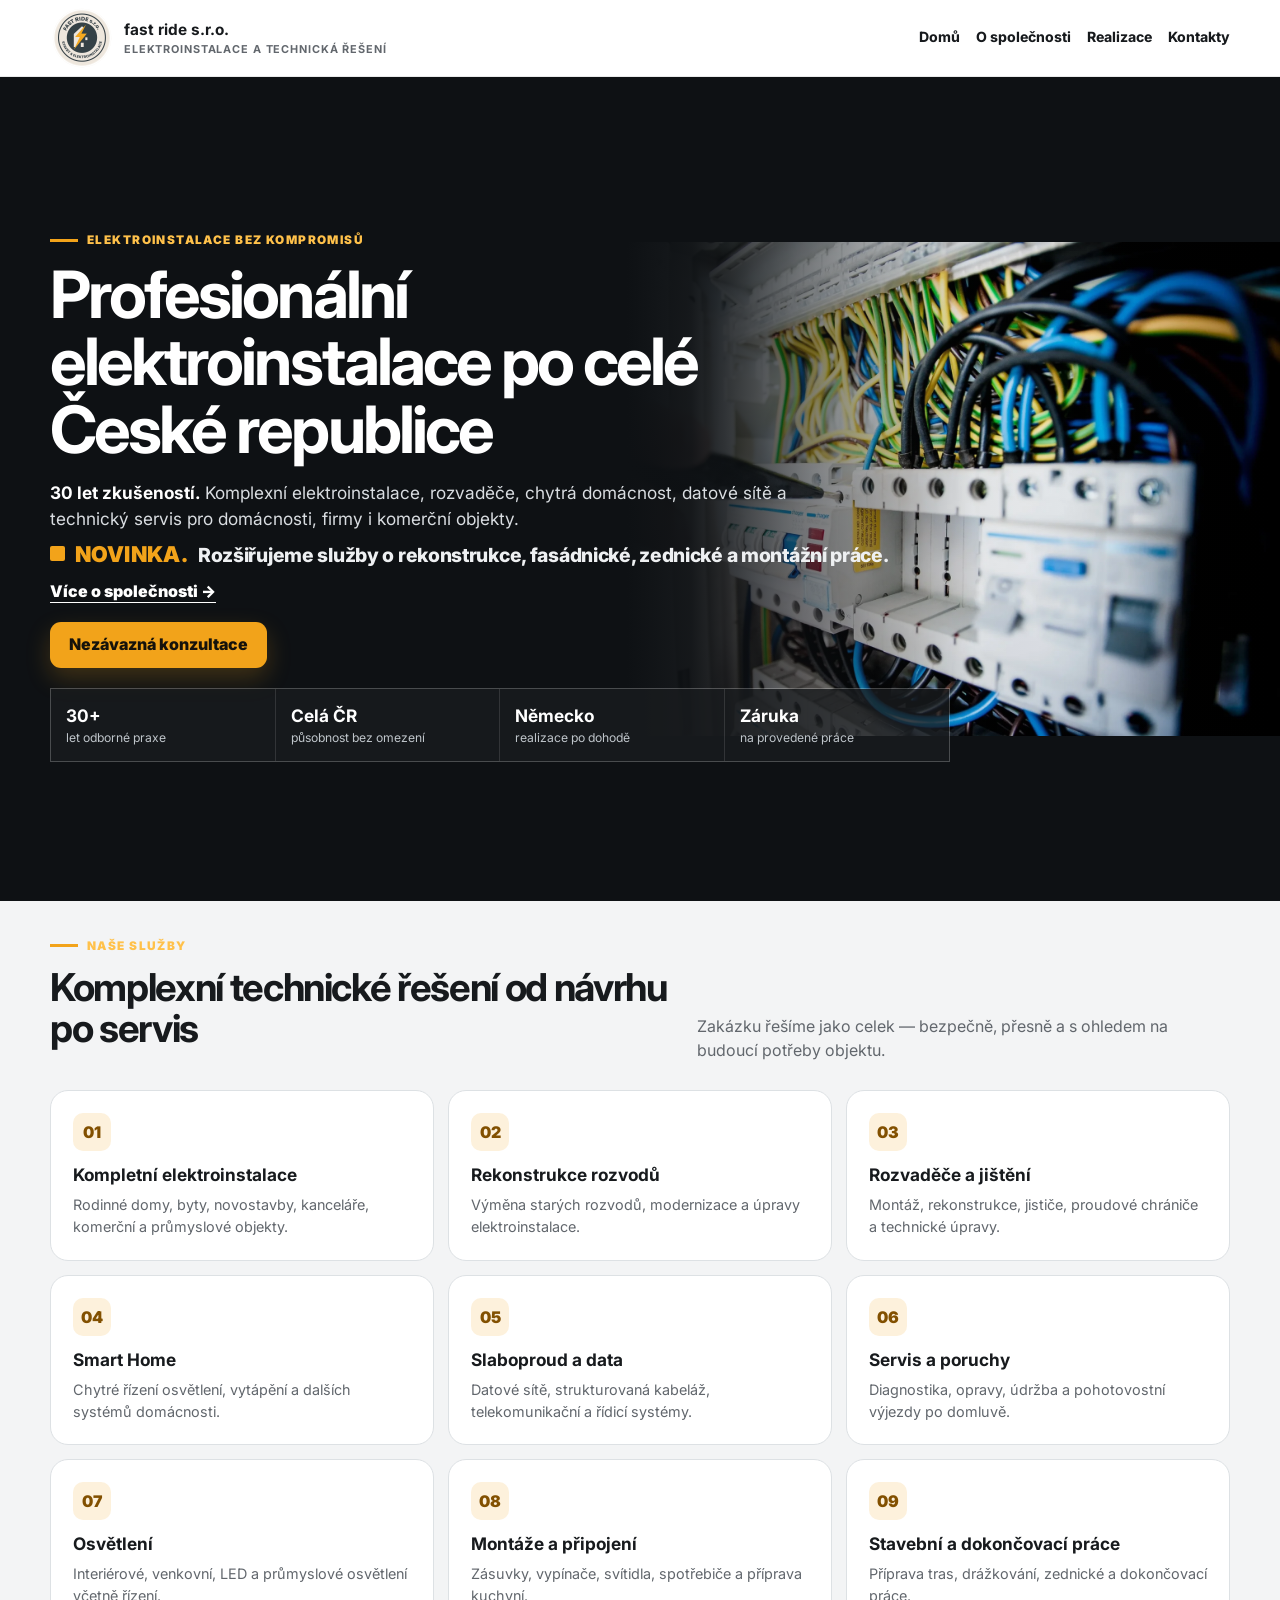
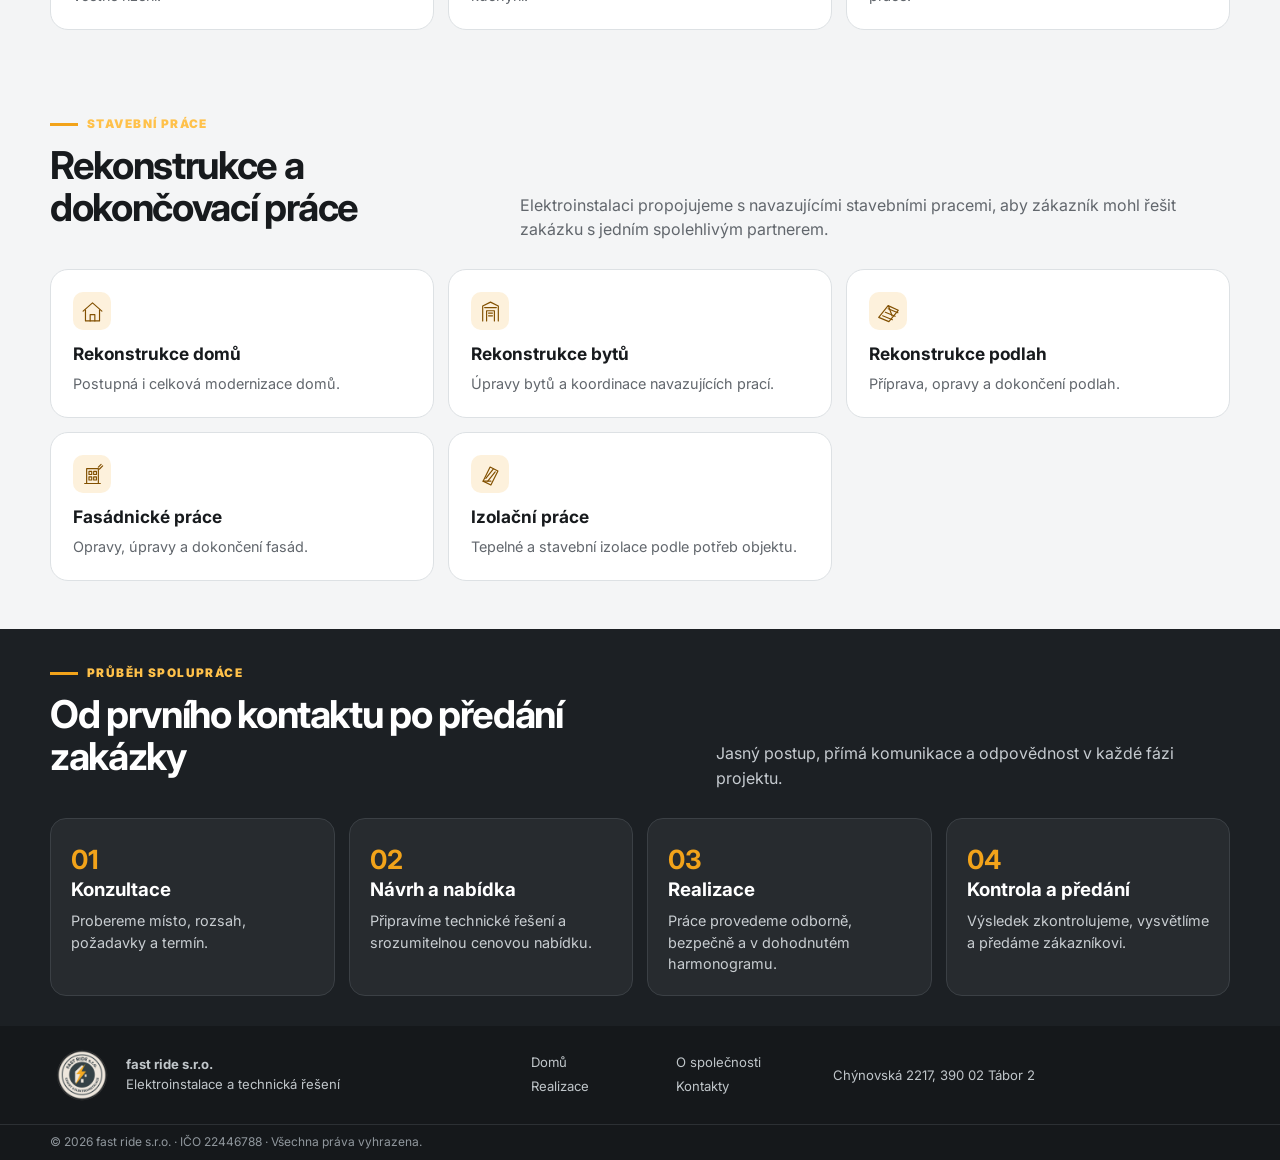
<file: index.html>
<!doctype html>
<html lang="cs">
<head>

<meta charset="utf-8">
<meta name="viewport" content="width=device-width, initial-scale=1">
<meta name="theme-color" content="#1c2024">
<meta name="color-scheme" content="light">
<meta name="application-name" content="fast ride s.r.o.">
<link rel="icon" type="image/png" href="assets/logo-transparent.png">
<link rel="apple-touch-icon" href="assets/logo-transparent.png">
<link rel="preconnect" href="https://fonts.googleapis.com">
<link rel="preconnect" href="https://fonts.gstatic.com" crossorigin>
<link href="https://fonts.googleapis.com/css2?family=Inter:wght@400;500;600;700;800;900&display=swap" rel="stylesheet">
<link rel="stylesheet" href="css/style.css">

<title>Elektroinstalace, rekonstrukce a stavební práce po celé ČR | fast ride s.r.o.</title>
<meta name="description" content="fast ride s.r.o. nabízí elektroinstalace, rozvaděče, rekonstrukce bytů a domů, podlahy, fasádnické, zednické a montážní práce po celé České republice.">
<meta property="og:title" content="fast ride s.r.o. | Elektroinstalace, rekonstrukce a stavební práce">
<meta property="og:description" content="30 let zkušeností. Elektroinstalace, rekonstrukce bytů a domů, fasádnické, zednické a montážní práce po celé ČR.">
<meta property="og:image" content="https://fast-ride.cz/assets/hero-electrical.webp">
<meta property="og:type" content="website">
<meta name="twitter:card" content="summary_large_image">
<script type="application/ld+json">
{
  "@context":"https://schema.org",
  "@graph":[
    {
      "@type":["Electrician","GeneralContractor","LocalBusiness"],
      "@id":"https://fast-ride.cz/#company",
      "name":"fast ride s.r.o.",
      "url":"https://fast-ride.cz/",
      "image":"https://fast-ride.cz/assets/hero-electrical.webp",
      "areaServed":[
        {"@type":"Country","name":"Česká republika"},
        {"@type":"Country","name":"Německo"}
      ],
      "address":{
        "@type":"PostalAddress",
        "streetAddress":"Chýnovská 2217",
        "postalCode":"390 02",
        "addressLocality":"Tábor",
        "addressCountry":"CZ"
      },
      "knowsAbout":[
        "elektroinstalace","rozvaděče","rekonstrukce bytů","rekonstrukce domů",
        "rekonstrukce podlah","fasádnické práce","zednické práce","montážní práce"
      ]
    },
    {
      "@type":"WebSite",
      "@id":"https://fast-ride.cz/#website",
      "url":"https://fast-ride.cz/",
      "name":"fast ride s.r.o.",
      "inLanguage":"cs-CZ",
      "publisher":{"@id":"https://fast-ride.cz/#company"}
    }
  ]
}
</script>

<link rel="canonical" href="https://fast-ride.cz/">
<meta property="og:url" content="https://fast-ride.cz/">
<meta property="og:locale" content="cs_CZ">
<meta name="robots" content="index,follow,max-image-preview:large">

</head>
<body>

<a class="skip-link" href="#content">Přejít na obsah</a>
<header class="site-header">
  <div class="container header-inner">
    <a class="brand" href="index.html" aria-label="fast ride s.r.o. – domů">
      <img src="assets/logo-transparent.png" alt="Logo fast ride s.r.o." width="64" height="64" decoding="async">
      <span><b>fast ride s.r.o.</b><small>Elektroinstalace a technická řešení</small></span>
    </a>

    <div class="mobile-header-center" aria-label="Název společnosti">
      <strong>fast ride s.r.o.</strong>
    </div>
    <button class="menu-button" type="button" aria-expanded="false" aria-controls="main-nav">Menu</button>
    <nav id="main-nav" class="main-nav" aria-label="Hlavní navigace">
      <a href="index.html">Domů</a>
      <a href="o-spolecnosti.html">O společnosti</a>
      <a href="realizace.html">Realizace</a>
      <a href="kontakty.html">Kontakty</a>
    </nav>
  </div>
</header>

<main id="content">
<section class="hero">
  <div class="container hero-content">
    <div>
      <span class="eyebrow">Elektroinstalace bez kompromisů</span>
      <h1>Profesionální elektroinstalace po celé České republice</h1>
      <p class="hero-lead"><strong>30 let zkušeností.</strong> Komplexní elektroinstalace, rozvaděče, chytrá domácnost, datové sítě a technický servis pro domácnosti, firmy i komerční objekty.</p>
      <p class="hero-new hero-new-emphasis"><span class="novinka-square" aria-hidden="true"></span><strong>NOVINKA.</strong> Rozšiřujeme služby o rekonstrukce, fasádnické, zednické a montážní práce.</p>
      <a class="hero-company-link" href="o-spolecnosti.html">Více o společnosti →</a>
      <div class="hero-actions">
        <a class="button button-accent" href="kontakty.html">Nezávazná konzultace</a>
      </div>
    </div>
    <div class="hero-facts" aria-label="Hlavní přednosti">
      <div><b>30+</b><span>let odborné praxe</span></div>
      <div><b>Celá ČR</b><span>působnost bez omezení</span></div>
      <div><b>Německo</b><span>realizace po dohodě</span></div>
      <div><b>Záruka</b><span>na provedené práce</span></div>
    </div>
  </div>
</section>

<section class="section compact">
  <div class="container">
    <div class="section-heading">
      <div><span class="eyebrow">Naše služby</span><h2>Komplexní technické řešení od návrhu po servis</h2></div>
      <div class="process-contact section-phone-contact">
        <p>Zakázku řešíme jako celek — bezpečně, přesně a s ohledem na budoucí potřeby objektu.</p>
      </div>
    </div>
    <div class="service-grid">
      <article class="card service-card"><span>01</span><h3>Kompletní elektroinstalace</h3><p>Rodinné domy, byty, novostavby, kanceláře, komerční a průmyslové objekty.</p></article>
      <article class="card service-card"><span>02</span><h3>Rekonstrukce rozvodů</h3><p>Výměna starých rozvodů, modernizace a úpravy elektroinstalace.</p></article>
      <article class="card service-card"><span>03</span><h3>Rozvaděče a jištění</h3><p>Montáž, rekonstrukce, jističe, proudové chrániče a technické úpravy.</p></article>
      <article class="card service-card"><span>04</span><h3>Smart Home</h3><p>Chytré řízení osvětlení, vytápění a dalších systémů domácnosti.</p></article>
      <article class="card service-card"><span>05</span><h3>Slaboproud a data</h3><p>Datové sítě, strukturovaná kabeláž, telekomunikační a řídicí systémy.</p></article>
      <article class="card service-card"><span>06</span><h3>Servis a poruchy</h3><p>Diagnostika, opravy, údržba a pohotovostní výjezdy po domluvě.</p></article>
      <article class="card service-card"><span>07</span><h3>Osvětlení</h3><p>Interiérové, venkovní, LED a průmyslové osvětlení včetně řízení.</p></article>
      <article class="card service-card"><span>08</span><h3>Montáže a připojení</h3><p>Zásuvky, vypínače, svítidla, spotřebiče a příprava kuchyní.</p></article>
      <article class="card service-card"><span>09</span><h3>Stavební a dokončovací práce</h3><p>Příprava tras, drážkování, zednické a dokončovací práce.</p></article>
    </div>
  </div>
</section>


<section class="section construction-news" aria-labelledby="construction-news-title">
  <div class="container">
    <div class="section-heading construction-unified-heading">
      <div>
        <span class="eyebrow">Stavební práce</span>
        <h2 id="construction-news-title">Rekonstrukce a dokončovací práce</h2>
      </div>
      <div class="process-contact section-phone-contact">
        <p>Elektroinstalaci propojujeme s navazujícími stavebními pracemi, aby zákazník mohl řešit zakázku s jedním spolehlivým partnerem.</p>
      </div>
    </div>

    <div class="service-grid construction-service-grid" aria-label="Stavební služby">
      <article class="card service-card construction-service-card">
        <span class="construction-service-icon">
          <svg viewBox="0 0 64 64" aria-hidden="true"><path d="M8 31 32 10l24 21"/><path d="M14 28v28h36V28"/><path d="M26 56V40h12v16"/></svg>
        </span>
        <h3>Rekonstrukce domů</h3>
        <p>Postupná i celková modernizace domů.</p>
      </article>

      <article class="card service-card construction-service-card">
        <span class="construction-service-icon">
          <svg viewBox="0 0 64 64" aria-hidden="true"><path d="M12 56V18l20-10 20 10v38"/><path d="M22 56V30h20v26M17 22h30"/><path d="M27 36h10M27 43h10"/></svg>
        </span>
        <h3>Rekonstrukce bytů</h3>
        <p>Úpravy bytů a koordinace navazujících prací.</p>
      </article>

      <article class="card service-card construction-service-card">
        <span class="construction-service-icon">
          <svg viewBox="0 0 64 64" aria-hidden="true"><path d="M7 47 31 17l26 12-24 29z"/><path d="m17 43 25 10M24 34l25 10M31 25l25 10"/><path d="m32 18 9 25"/></svg>
        </span>
        <h3>Rekonstrukce podlah</h3>
        <p>Příprava, opravy a dokončení podlah.</p>
      </article>

      <article class="card service-card construction-service-card">
        <span class="construction-service-icon">
          <svg viewBox="0 0 64 64" aria-hidden="true"><path d="M12 55h40M17 55V17h30v38"/><path d="M23 24h7v8h-7zM35 24h7v8h-7zM23 38h7v8h-7zM35 38h7v8h-7z"/><path d="m47 13 7-7M50 18l8-8"/></svg>
        </span>
        <h3>Fasádnické práce</h3>
        <p>Opravy, úpravy a dokončení fasád.</p>
      </article>

      <article class="card service-card construction-service-card">
        <span class="construction-service-icon">
          <svg viewBox="0 0 64 64" aria-hidden="true"><path d="M13 49 31 13l20 10-18 36z"/><path d="M20 42 39 18M25 49l19-24"/><path d="M13 49h20"/></svg>
        </span>
        <h3>Izolační práce</h3>
        <p>Tepelné a stavební izolace podle potřeb objektu.</p>
      </article>
    </div>
  </div>
</section>

<section class="section dark-section compact">
  <div class="container">
    <div class="section-heading process-heading">
      <div><span class="eyebrow">Průběh spolupráce</span><h2>Od prvního kontaktu po předání zakázky</h2></div>
      <div class="process-contact"><p>Jasný postup, přímá komunikace a odpovědnost v každé fázi projektu.</p></div>
    </div>
    <div class="process-grid">
      <article><b>01</b><h3>Konzultace</h3><p>Probereme místo, rozsah, požadavky a termín.</p></article>
      <article><b>02</b><h3>Návrh a nabídka</h3><p>Připravíme technické řešení a srozumitelnou cenovou nabídku.</p></article>
      <article><b>03</b><h3>Realizace</h3><p>Práce provedeme odborně, bezpečně a v dohodnutém harmonogramu.</p></article>
      <article><b>04</b><h3>Kontrola a předání</h3><p>Výsledek zkontrolujeme, vysvětlíme a předáme zákazníkovi.</p></article>
    </div>
  </div>
</section>


</main>

<footer class="site-footer">
  <div class="container footer-grid">
    <div class="footer-brand">
      <img src="assets/logo-transparent.png" alt="" width="64" height="64" loading="lazy" decoding="async">
      <p><b>fast ride s.r.o.</b><br>Elektroinstalace a technická řešení</p>
    </div>
    <nav class="footer-links" aria-label="Navigace v zápatí">
      <a href="index.html">Domů</a><a href="o-spolecnosti.html">O společnosti</a>
      <a href="realizace.html">Realizace</a><a href="kontakty.html">Kontakty</a>
    </nav>
    <div class="footer-contact"><span>Chýnovská 2217, 390 02 Tábor 2</span></div>
  </div>
  <div class="footer-legal"><div class="container">© <span data-year></span> fast ride s.r.o. · IČO 22446788 · Všechna práva vyhrazena.</div></div>
</footer>
<script src="js/main.js"></script>

</body></html>
</file>
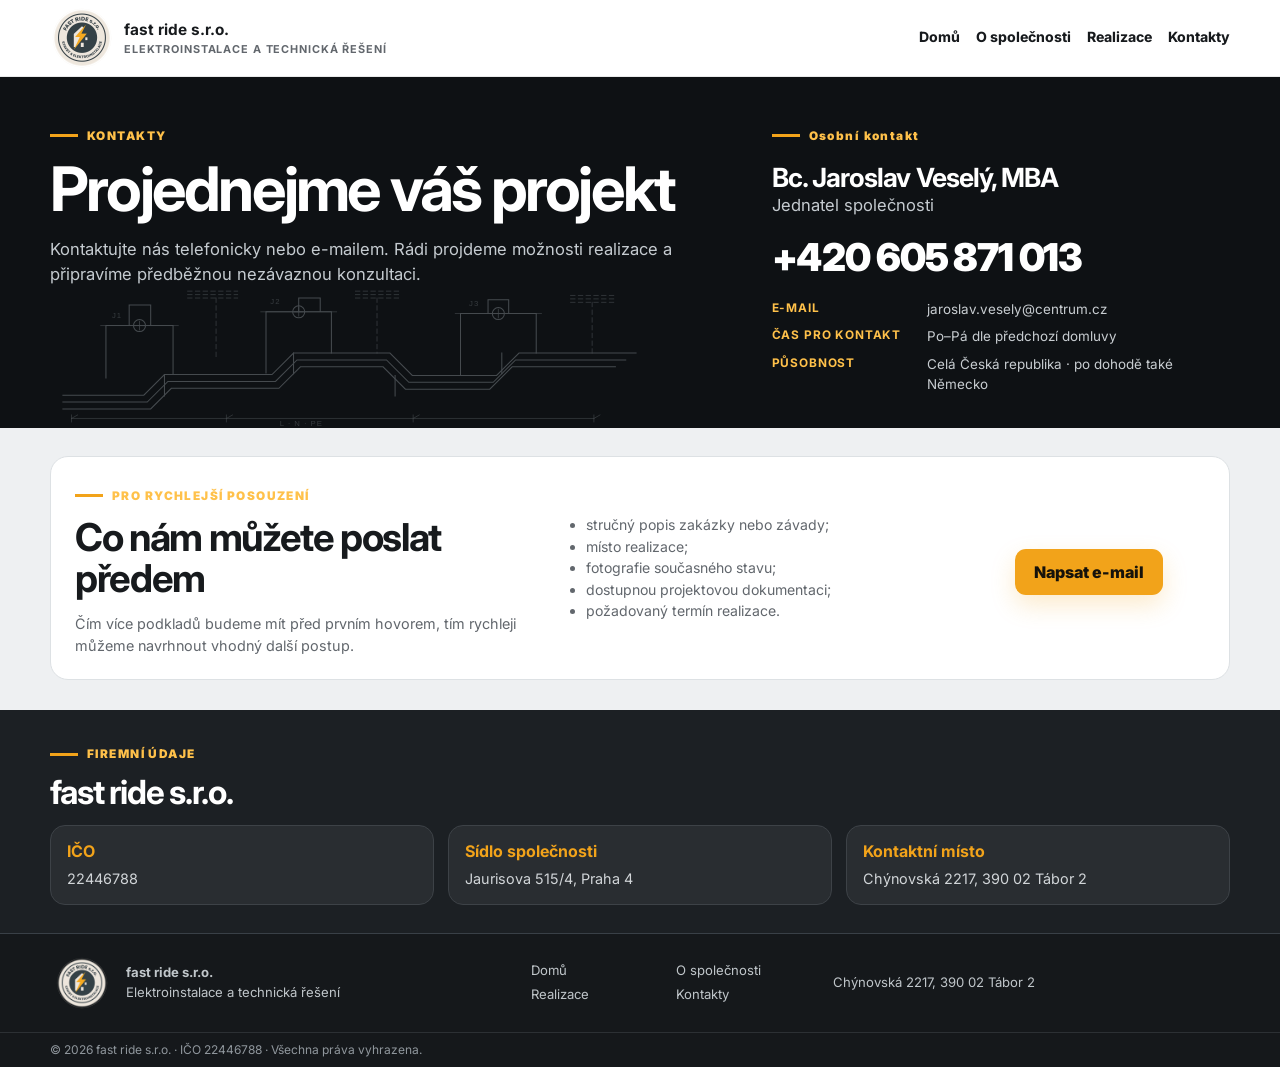
<file: kontakty.html>
<!doctype html>
<html lang="cs">
<head>

<meta charset="utf-8">
<meta name="viewport" content="width=device-width, initial-scale=1">
<meta name="theme-color" content="#1c2024">
<meta name="color-scheme" content="light">
<meta name="application-name" content="fast ride s.r.o.">
<link rel="icon" type="image/png" href="assets/logo-transparent.png">
<link rel="apple-touch-icon" href="assets/logo-transparent.png">
<link rel="preconnect" href="https://fonts.googleapis.com">
<link rel="preconnect" href="https://fonts.gstatic.com" crossorigin>
<link href="https://fonts.googleapis.com/css2?family=Inter:wght@400;500;600;700;800;900&display=swap" rel="stylesheet">
<link rel="stylesheet" href="css/style.css">

<title>Kontakt | fast ride s.r.o. | Elektroinstalace a rekonstrukce</title>
<meta name="description" content="Kontaktujte fast ride s.r.o. pro elektroinstalace, rekonstrukce bytů a domů, fasádnické, zednické a montážní práce.">
<link rel="canonical" href="https://fast-ride.cz/kontakty.html">
<meta property="og:url" content="https://fast-ride.cz/kontakty.html">
<meta property="og:locale" content="cs_CZ">
<meta name="robots" content="index,follow,max-image-preview:large">
</head>
<body>

<a class="skip-link" href="#content">Přejít na obsah</a>
<header class="site-header">
  <div class="container header-inner">
    <a class="brand" href="index.html" aria-label="fast ride s.r.o. – domů">
      <img src="assets/logo-transparent.png" alt="Logo fast ride s.r.o." width="64" height="64" decoding="async">
      <span><b>fast ride s.r.o.</b><small>Elektroinstalace a technická řešení</small></span>
    </a>

    <div class="mobile-header-center" aria-label="Název společnosti">
      <strong>fast ride s.r.o.</strong>
    </div>
    <button class="menu-button" type="button" aria-expanded="false" aria-controls="main-nav">Menu</button>
    <nav id="main-nav" class="main-nav" aria-label="Hlavní navigace">
      <a href="index.html">Domů</a>
      <a href="o-spolecnosti.html">O společnosti</a>
      <a href="realizace.html">Realizace</a>
      <a href="kontakty.html">Kontakty</a>
    </nav>
  </div>
</header>

<main id="content">
<section class="page-hero contact-hero">
  <div class="container contact-hero-grid contact-hero-grid-final">
    <div>
      <span class="eyebrow">Kontakty</span>
      <h1>Projednejme váš projekt</h1>
      <p>Kontaktujte nás telefonicky nebo e-mailem. Rádi projdeme možnosti realizace a připravíme předběžnou nezávaznou konzultaci.</p>
    </div>
    <div class="contact-primary contact-primary-final">
      <span class="eyebrow">Osobní kontakt</span>
      <h2>Bc. Jaroslav Veselý, MBA</h2>
      <p class="contact-role">Jednatel společnosti</p>
      <a class="contact-phone-big light" href="tel:+420605871013">+420 605 871 013</a>
      <div class="contact-meta">
        <div><b>E-mail</b><a class="contact-email-light" href="mailto:jaroslav.vesely@centrum.cz">jaroslav.vesely@centrum.cz</a></div>
        <div><b>Čas pro kontakt</b><span>Po–Pá dle předchozí domluvy</span></div>
        <div><b>Působnost</b><span>Celá Česká republika · po dohodě také Německo</span></div>
      </div>
    </div>
  </div>
</section>

<section class="section compact contact-prep-section">
  <div class="container">
    <div class="prepare-card prepare-card-light">
      <div>
        <span class="eyebrow">Pro rychlejší posouzení</span>
        <h2>Co nám můžete poslat předem</h2>
        <p>Čím více podkladů budeme mít před prvním hovorem, tím rychleji můžeme navrhnout vhodný další postup.</p>
      </div>
      <ul>
        <li>stručný popis zakázky nebo závady;</li>
        <li>místo realizace;</li>
        <li>fotografie současného stavu;</li>
        <li>dostupnou projektovou dokumentaci;</li>
        <li>požadovaný termín realizace.</li>
      </ul>
      <a class="button button-accent prep-email-button" href="mailto:jaroslav.vesely@centrum.cz?subject=Nezávazná%20poptávka">Napsat e-mail</a>
    </div>
  </div>
</section>

<section class="section dark-section company-data-section">
  <div class="container">
    <div class="section-heading"><div><span class="eyebrow">Firemní údaje</span><h2>fast ride s.r.o.</h2></div></div>
    <div class="company-data-grid">
      <article><b>IČO</b><span>22446788</span></article>
      <article><b>Sídlo společnosti</b><span>Jaurisova 515/4, Praha 4</span></article>
      <article><b>Kontaktní místo</b><span>Chýnovská 2217, 390 02 Tábor 2</span></article>
    </div>
  </div>
</section>
</main>

<footer class="site-footer contact-page-footer">
  <div class="container footer-grid">
    <div class="footer-brand">
      <img src="assets/logo-transparent.png" alt="" width="64" height="64" loading="lazy" decoding="async">
      <p><b>fast ride s.r.o.</b><br>Elektroinstalace a technická řešení</p>
    </div>
    <nav class="footer-links" aria-label="Navigace v zápatí">
      <a href="index.html">Domů</a><a href="o-spolecnosti.html">O společnosti</a>
      <a href="realizace.html">Realizace</a><a href="kontakty.html">Kontakty</a>
    </nav>
    <div class="footer-contact"><span>Chýnovská 2217, 390 02 Tábor 2</span></div>
  </div>
  <div class="footer-legal"><div class="container">© <span data-year></span> fast ride s.r.o. · IČO 22446788 · Všechna práva vyhrazena.</div></div>
</footer>
<script src="js/main.js"></script>

</body></html>
</file>
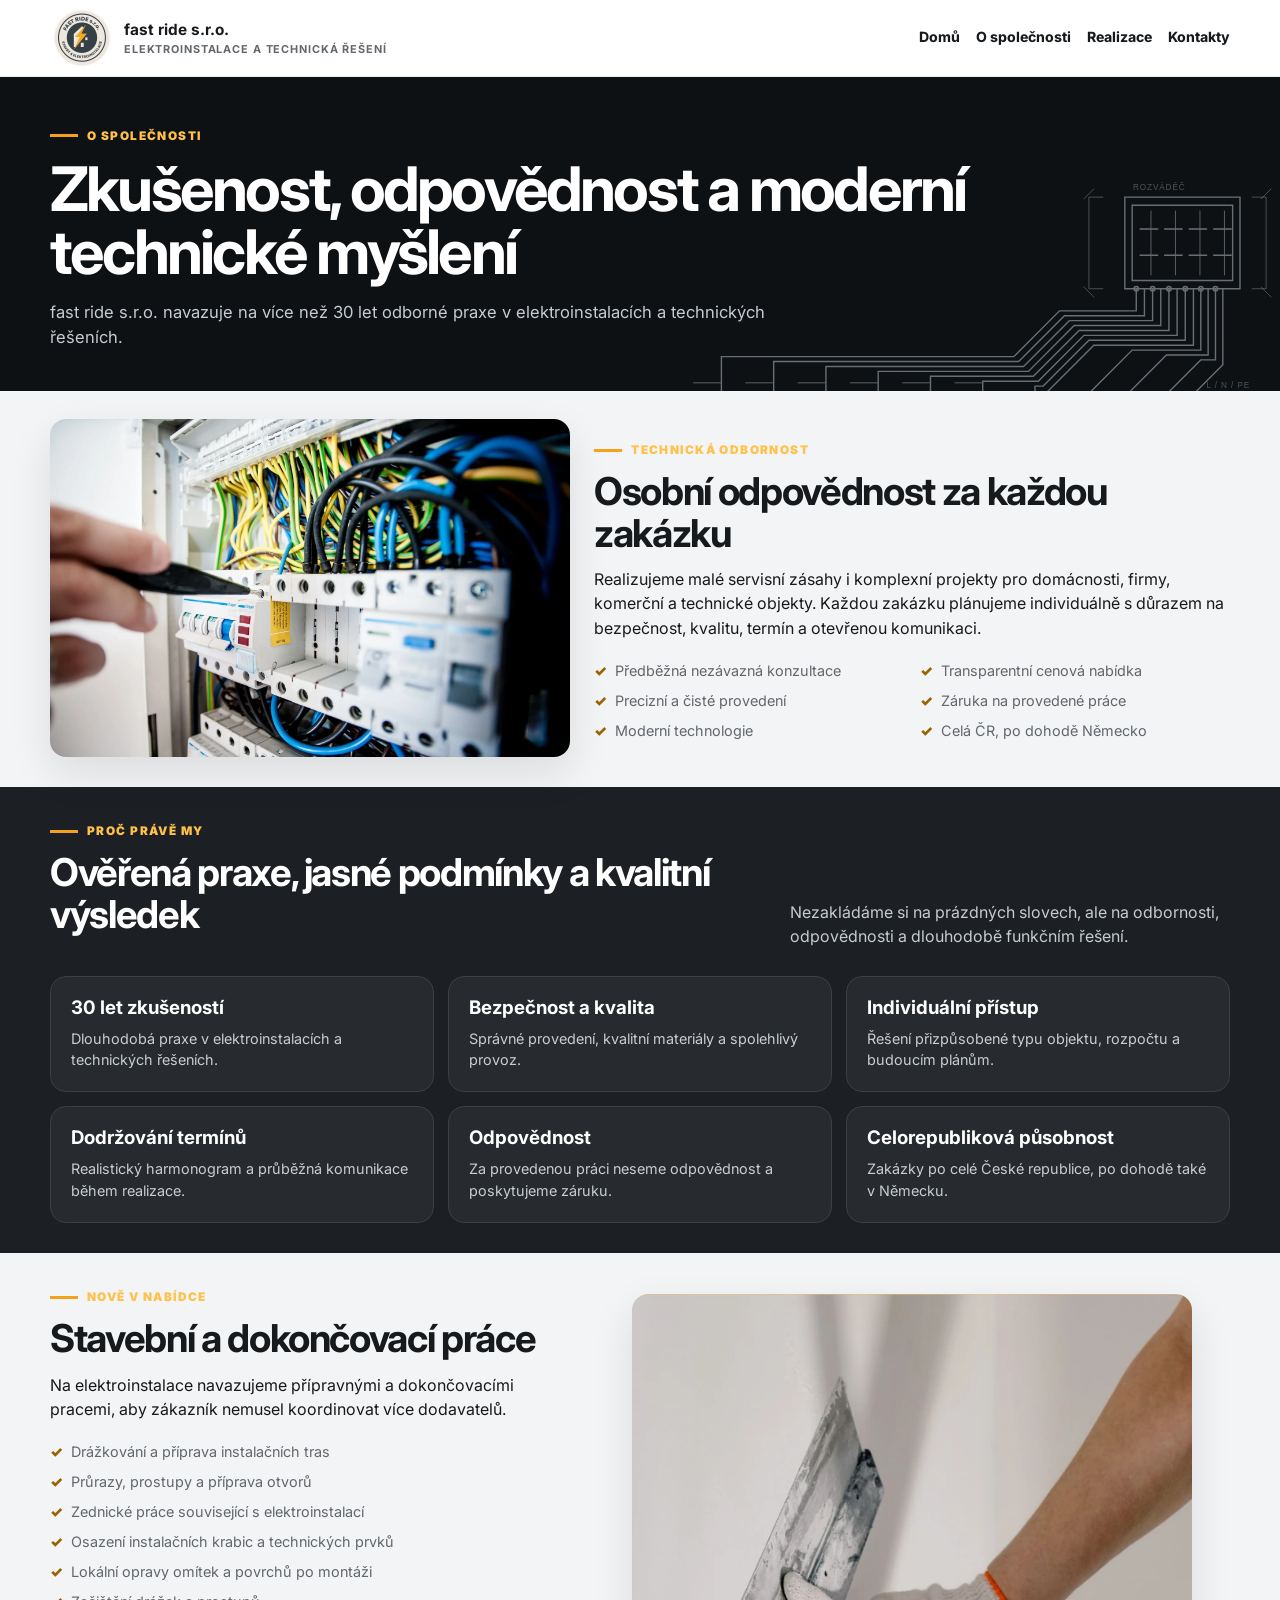
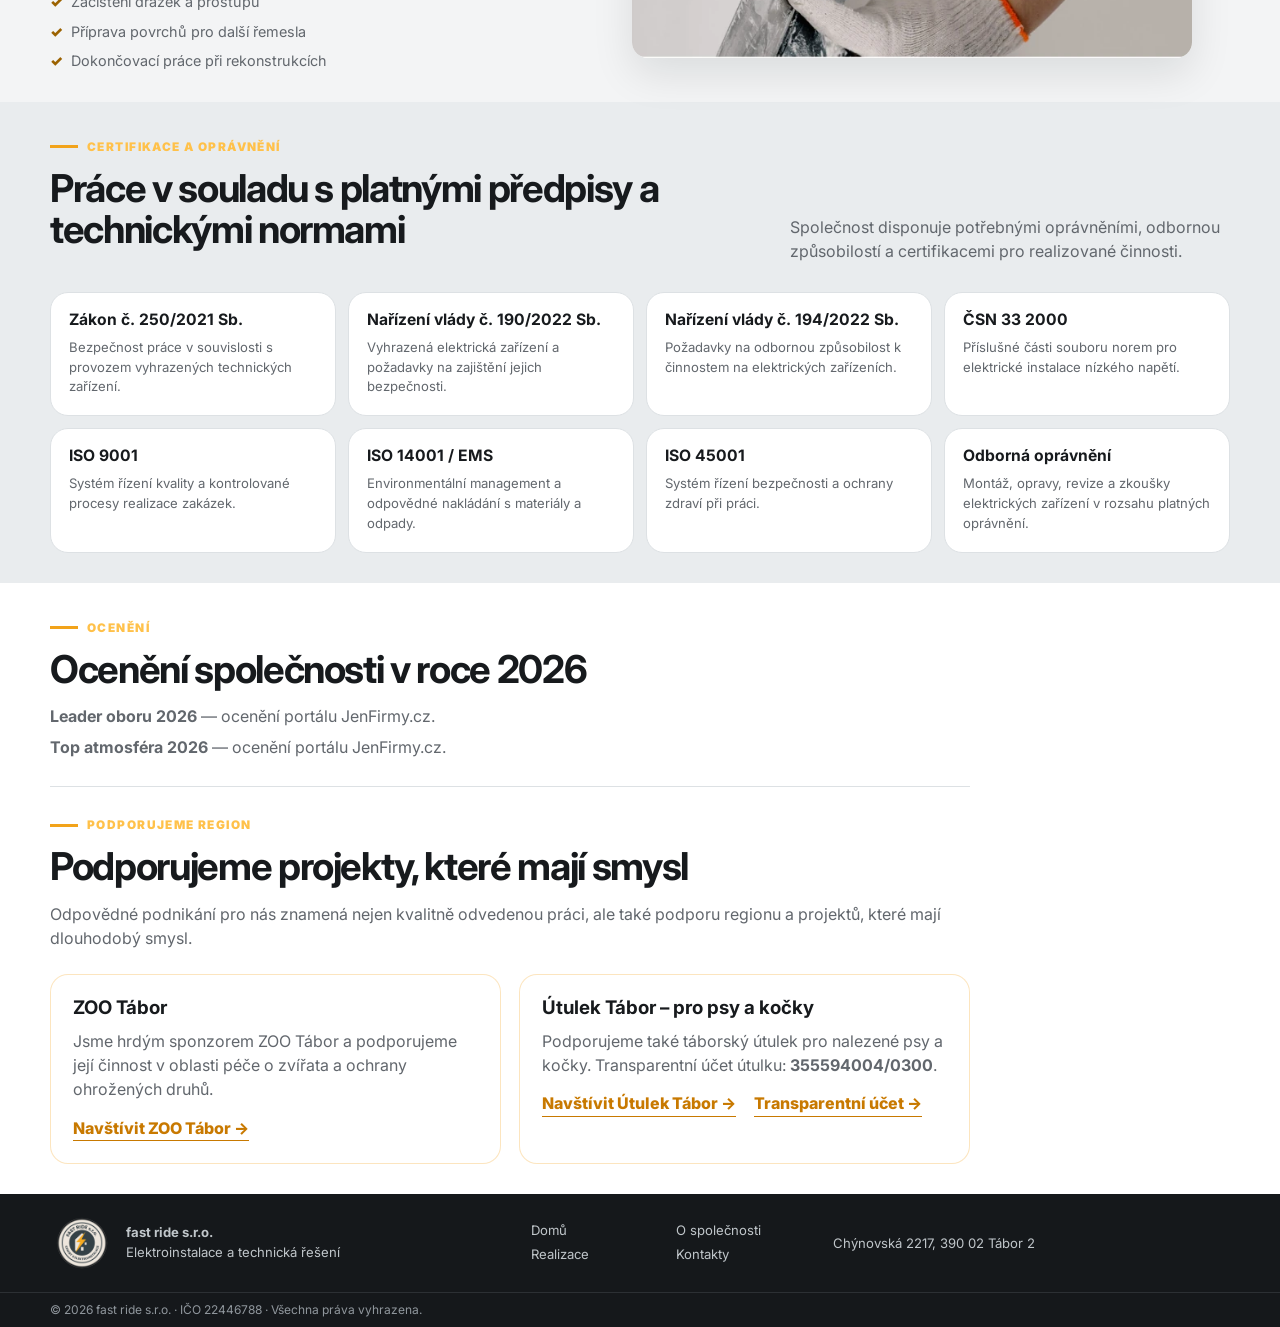
<file: o-spolecnosti.html>
<!doctype html>
<html lang="cs">
<head>

<meta charset="utf-8">
<meta name="viewport" content="width=device-width, initial-scale=1">
<meta name="theme-color" content="#1c2024">
<meta name="color-scheme" content="light">
<meta name="application-name" content="fast ride s.r.o.">
<link rel="icon" type="image/png" href="assets/logo-transparent.png">
<link rel="apple-touch-icon" href="assets/logo-transparent.png">
<link rel="preconnect" href="https://fonts.googleapis.com">
<link rel="preconnect" href="https://fonts.gstatic.com" crossorigin>
<link href="https://fonts.googleapis.com/css2?family=Inter:wght@400;500;600;700;800;900&display=swap" rel="stylesheet">
<link rel="stylesheet" href="css/style.css">

<title>O společnosti | Elektroinstalace a stavební práce | fast ride s.r.o.</title>
<meta name="description" content="Poznejte fast ride s.r.o.: 30 let odborné praxe, elektroinstalace, rekonstrukce, zednické a montážní práce po celé České republice.">
<link rel="canonical" href="https://fast-ride.cz/o-spolecnosti.html">
<meta property="og:url" content="https://fast-ride.cz/o-spolecnosti.html">
<meta property="og:locale" content="cs_CZ">
<meta name="robots" content="index,follow,max-image-preview:large">
</head>
<body>

<a class="skip-link" href="#content">Přejít na obsah</a>
<header class="site-header">
  <div class="container header-inner">
    <a class="brand" href="index.html" aria-label="fast ride s.r.o. – domů">
      <img src="assets/logo-transparent.png" alt="Logo fast ride s.r.o." width="64" height="64" decoding="async">
      <span><b>fast ride s.r.o.</b><small>Elektroinstalace a technická řešení</small></span>
    </a>

    <div class="mobile-header-center" aria-label="Název společnosti">
      <strong>fast ride s.r.o.</strong>
    </div>
    <button class="menu-button" type="button" aria-expanded="false" aria-controls="main-nav">Menu</button>
    <nav id="main-nav" class="main-nav" aria-label="Hlavní navigace">
      <a href="index.html">Domů</a>
      <a href="o-spolecnosti.html">O společnosti</a>
      <a href="realizace.html">Realizace</a>
      <a href="kontakty.html">Kontakty</a>
    </nav>
  </div>
</header>

<main id="content">
<section class="page-hero about-hero">
  <div class="container">
    <span class="eyebrow">O společnosti</span>
    <h1>Zkušenost, odpovědnost a moderní technické myšlení</h1>
    <p>fast ride s.r.o. navazuje na více než 30 let odborné praxe v elektroinstalacích a technických řešeních.</p>
  </div>
</section>

<section class="section compact">
  <div class="container split">
    <figure class="about-photo about-photo-electrician"><img src="assets/about-electrician.webp" alt="Elektrický rozvaděč a kompletní elektroinstalace"></figure>
    <div>
      <span class="eyebrow">Technická odbornost</span>
      <h2>Osobní odpovědnost za každou zakázku</h2>
      <p>Realizujeme malé servisní zásahy i komplexní projekty pro domácnosti, firmy, komerční a technické objekty. Každou zakázku plánujeme individuálně s důrazem na bezpečnost, kvalitu, termín a otevřenou komunikaci.</p>
      <div class="check-grid">
        <span>Předběžná nezávazná konzultace</span><span>Transparentní cenová nabídka</span>
        <span>Precizní a čisté provedení</span><span>Záruka na provedené práce</span>
        <span>Moderní technologie</span><span>Celá ČR, po dohodě Německo</span>
      </div>
    </div>
  </div>
</section>

<section class="section dark-section compact">
  <div class="container">
    <div class="section-heading">
      <div><span class="eyebrow">Proč právě my</span><h2>Ověřená praxe, jasné podmínky a kvalitní výsledek</h2></div>
      <p>Nezakládáme si na prázdných slovech, ale na odbornosti, odpovědnosti a dlouhodobě funkčním řešení.</p>
    </div>
    <div class="value-grid">
      <article><h3>30 let zkušeností</h3><p>Dlouhodobá praxe v elektroinstalacích a technických řešeních.</p></article>
      <article><h3>Bezpečnost a kvalita</h3><p>Správné provedení, kvalitní materiály a spolehlivý provoz.</p></article>
      <article><h3>Individuální přístup</h3><p>Řešení přizpůsobené typu objektu, rozpočtu a budoucím plánům.</p></article>
      <article><h3>Dodržování termínů</h3><p>Realistický harmonogram a průběžná komunikace během realizace.</p></article>
      <article><h3>Odpovědnost</h3><p>Za provedenou práci neseme odpovědnost a poskytujeme záruku.</p></article>
      <article><h3>Celorepubliková působnost</h3><p>Zakázky po celé České republice, po dohodě také v Německu.</p></article>
    </div>
  </div>
</section>

<section class="section compact">
  <div class="container split reverse-mobile">
    <div>
      <span class="eyebrow">Nově v nabídce</span>
      <h2>Stavební a dokončovací práce</h2>
      <p>Na elektroinstalace navazujeme přípravnými a dokončovacími pracemi, aby zákazník nemusel koordinovat více dodavatelů.</p>
      <div class="check-grid one-column">
        <span>Drážkování a příprava instalačních tras</span>
        <span>Průrazy, prostupy a příprava otvorů</span>
        <span>Zednické práce související s elektroinstalací</span>
        <span>Osazení instalačních krabic a technických prvků</span>
        <span>Lokální opravy omítek a povrchů po montáži</span>
        <span>Začištění drážek a prostupů</span>
        <span>Příprava povrchů pro další řemesla</span>
        <span>Dokončovací práce při rekonstrukcích</span>
      </div>
    </div>
    <figure class="about-photo about-photo-finishing"><img src="assets/about-finishing.webp" alt="Stavební a dokončovací práce"></figure>
  </div>
</section>

<section class="section standards-section compact">
  <div class="container">
    <div class="section-heading">
      <div><span class="eyebrow">Certifikace a oprávnění</span><h2>Práce v souladu s platnými předpisy a technickými normami</h2></div>
      <p>Společnost disponuje potřebnými oprávněními, odbornou způsobilostí a certifikacemi pro realizované činnosti.</p>
    </div>
    <div class="standards-grid">
      <article class="card"><h3>Zákon č. 250/2021 Sb.</h3><p>Bezpečnost práce v souvislosti s provozem vyhrazených technických zařízení.</p></article>
      <article class="card"><h3>Nařízení vlády č. 190/2022 Sb.</h3><p>Vyhrazená elektrická zařízení a požadavky na zajištění jejich bezpečnosti.</p></article>
      <article class="card"><h3>Nařízení vlády č. 194/2022 Sb.</h3><p>Požadavky na odbornou způsobilost k činnostem na elektrických zařízeních.</p></article>
      <article class="card"><h3>ČSN 33 2000</h3><p>Příslušné části souboru norem pro elektrické instalace nízkého napětí.</p></article>
      <article class="card"><h3>ISO 9001</h3><p>Systém řízení kvality a kontrolované procesy realizace zakázek.</p></article>
      <article class="card"><h3>ISO 14001 / EMS</h3><p>Environmentální management a odpovědné nakládání s materiály a odpady.</p></article>
      <article class="card"><h3>ISO 45001</h3><p>Systém řízení bezpečnosti a ochrany zdraví při práci.</p></article>
      <article class="card"><h3>Odborná oprávnění</h3><p>Montáž, opravy, revize a zkoušky elektrických zařízení v rozsahu platných oprávnění.</p></article>
    </div>
  </div>
</section>

<section class="section awards-section compact">
  <div class="container">
    <div class="plain-info-block">
      <span class="eyebrow">Ocenění</span>
      <h2>Ocenění společnosti v roce 2026</h2>
      <p><strong>Leader oboru 2026</strong> — ocenění portálu JenFirmy.cz.</p>
      <p><strong>Top atmosféra 2026</strong> — ocenění portálu JenFirmy.cz.</p>
    </div>
    <div class="plain-info-block region-plain">
      <span class="eyebrow">Podporujeme region</span>
      <h2>Podporujeme projekty, které mají smysl</h2>
      <p>Odpovědné podnikání pro nás znamená nejen kvalitně odvedenou práci, ale také podporu regionu a projektů, které mají dlouhodobý smysl.</p>

      <div class="support-projects">
        <div class="support-project">
          <h3>ZOO Tábor</h3>
          <p>Jsme hrdým sponzorem ZOO Tábor a podporujeme její činnost v oblasti péče o zvířata a ochrany ohrožených druhů.</p>
          <a class="support-link" href="https://www.zootabor.eu/" target="_blank" rel="noopener noreferrer">Navštívit ZOO Tábor →</a>
        </div>

        <div class="support-project">
          <h3>Útulek Tábor – pro psy a kočky</h3>
          <p>Podporujeme také táborský útulek pro nalezené psy a kočky. Transparentní účet útulku: <strong>355594004/0300</strong>.</p>
          <div class="support-actions">
            <a class="support-link" href="https://www.utulektabor.cz/" target="_blank" rel="noopener noreferrer">Navštívit Útulek Tábor →</a>
            <a class="support-link" href="https://www.csob.cz/firmy/bezne-ucty/transparentni-ucty/ucet?account=355594004" target="_blank" rel="noopener noreferrer">Transparentní účet →</a>
          </div>
        </div>
      </div>
    </div>
  </div>
</section>


</main>

<footer class="site-footer">
  <div class="container footer-grid">
    <div class="footer-brand">
      <img src="assets/logo-transparent.png" alt="" width="64" height="64" loading="lazy" decoding="async">
      <p><b>fast ride s.r.o.</b><br>Elektroinstalace a technická řešení</p>
    </div>
    <nav class="footer-links" aria-label="Navigace v zápatí">
      <a href="index.html">Domů</a><a href="o-spolecnosti.html">O společnosti</a>
      <a href="realizace.html">Realizace</a><a href="kontakty.html">Kontakty</a>
    </nav>
    <div class="footer-contact"><span>Chýnovská 2217, 390 02 Tábor 2</span></div>
  </div>
  <div class="footer-legal"><div class="container">© <span data-year></span> fast ride s.r.o. · IČO 22446788 · Všechna práva vyhrazena.</div></div>
</footer>
<script src="js/main.js"></script>

</body></html>
</file>
<file: css/style.css>
:root{
 --bg:#f3f4f5;--surface:#fff;--ink:#171a1d;--muted:#62676d;--line:#dde1e4;
 --dark:#1c2024;--dark2:#0e1114;--accent:#f2a31a;--accent2:#ffc14a;
 --radius:18px;--shadow:0 16px 42px rgba(12,18,24,.10);--max:1180px;
}
*{box-sizing:border-box}
html{scroll-behavior:smooth}
body{margin:0;font-family:Inter,system-ui,-apple-system,"Segoe UI",sans-serif;background:var(--bg);color:var(--ink);line-height:1.52}
img{display:block;max-width:100%}
a{color:inherit;text-decoration:none}
button{font:inherit}
.container{width:min(calc(100% - 44px),var(--max));margin-inline:auto}
.skip-link{position:absolute;left:-9999px}.skip-link:focus{left:16px;top:16px;z-index:999;background:#fff;padding:10px}
.site-header{position:sticky;top:0;z-index:50;background:rgba(255,255,255,.94);backdrop-filter:blur(14px);border-bottom:1px solid rgba(20,25,30,.09)}
.header-inner{height:76px;display:flex;align-items:center;gap:22px}
.brand{display:flex;align-items:center;gap:10px;min-width:260px}
.brand img{width:64px;height:48px;object-fit:contain}
.brand b{display:block;font-size:.96rem}.brand small{display:block;color:var(--muted);font-size:.68rem;text-transform:uppercase;letter-spacing:.08em;font-weight:700}
.header-phone{display:none}
.main-nav{display:flex;align-items:center;gap:16px;font-weight:750;font-size:.88rem;margin-left:auto}
.main-nav:before{display:none}
.main-nav>a:not(.button){padding:9px 0;border-bottom:2px solid transparent}.main-nav>a:hover{border-color:var(--accent)}
.menu-button{display:none;background:#fff;border:1px solid var(--line);border-radius:10px;padding:9px 12px;font-weight:800}
.button{display:inline-flex;align-items:center;justify-content:center;min-height:46px;padding:0 18px;border-radius:11px;font-weight:850;border:1px solid transparent;white-space:nowrap;transition:.2s}
.button:hover{transform:translateY(-1px)}
.button-accent{background:var(--accent);color:#16120b;box-shadow:0 10px 24px rgba(242,163,26,.22)}
.button-dark{background:var(--dark);color:#fff}.button-ghost{border-color:rgba(255,255,255,.42);color:#fff}
.text-link{font-weight:800;color:#fff;border-bottom:1px solid rgba(255,255,255,.45)}
.eyebrow{display:inline-flex;align-items:center;gap:9px;color:var(--accent2);font-size:.74rem;text-transform:uppercase;letter-spacing:.12em;font-weight:900;margin-bottom:12px}
.eyebrow:before{content:"";width:28px;height:3px;background:var(--accent)}
.eyebrow.dark{color:#302207}.eyebrow.dark:before{background:#302207}
h1,h2,h3,p{margin-top:0}
h1{font-size:clamp(2.45rem,5.1vw,5rem);line-height:1.03;letter-spacing:-.045em;margin-bottom:17px}
h2{font-size:clamp(1.8rem,3vw,3rem);line-height:1.08;letter-spacing:-.035em;margin-bottom:13px}
h3{line-height:1.2;margin-bottom:8px}
.hero{position:relative;color:#fff;overflow:hidden;background:var(--dark2)}
.hero:before{content:"";position:absolute;inset:0;background:linear-gradient(90deg,rgba(8,10,12,.78) 0%,rgba(8,10,12,.47) 45%,rgba(8,10,12,.03) 100%),url("../assets/hero-electrical.webp") 78% center/auto 92% no-repeat;background-color:#11161a}
.hero-content{position:relative;z-index:1;min-height:calc(100svh - 76px);max-height:760px;padding:42px 0 28px;display:flex;flex-direction:column;justify-content:center}
.hero-content>div:first-child{max-width:825px}
.hero-lead{font-size:clamp(1rem,1.55vw,1.18rem);color:#d9dde1;max-width:790px;margin-bottom:8px}
.hero-lead strong,.hero-new strong{color:#fff}
.hero-new{color:#eef0f2;margin:0 0 19px}
.hero-actions{display:flex;align-items:center;flex-wrap:wrap;gap:12px}
.hero-facts{margin-top:28px;display:grid;grid-template-columns:repeat(4,1fr);background:rgba(255,255,255,.12);border:1px solid rgba(255,255,255,.14);max-width:900px}
.hero-facts div{padding:14px 15px;background:rgba(14,17,20,.72);border-right:1px solid rgba(255,255,255,.12)}
.hero-facts div:last-child{border:0}.hero-facts b{display:block;font-size:1.08rem}.hero-facts span{display:block;color:#bfc5ca;font-size:.76rem}
.section{padding:58px 0}.section.compact{padding:48px 0}
.section-heading{display:flex;justify-content:space-between;align-items:end;gap:28px;margin-bottom:28px}
.section-heading>div{max-width:710px}.section-heading>p{max-width:440px;margin:0;color:var(--muted)}
.service-grid{display:grid;grid-template-columns:repeat(3,1fr);gap:14px}
.card{background:var(--surface);border:1px solid var(--line);border-radius:var(--radius);padding:22px}
.service-card>span{display:grid;place-items:center;width:38px;height:38px;border-radius:10px;background:rgba(242,163,26,.15);font-weight:900;color:#825000;margin-bottom:14px}
.service-card h3{font-size:1.08rem}.service-card p{color:var(--muted);font-size:.9rem;margin:0}
.dark-section{background:var(--dark);color:#fff}.dark-section .section-heading p{color:#c6cbd0}
.process-grid{display:grid;grid-template-columns:repeat(4,1fr);gap:14px}
.process-grid article,.value-grid article{padding:20px;border:1px solid #3b4045;border-radius:16px;background:#272b2f}
.process-grid b{color:var(--accent);font-size:1.65rem}.process-grid p,.value-grid p{color:#c8cdd1;margin:0;font-size:.9rem}
.contact-band{background:linear-gradient(125deg,#e99507,#ffc14a);padding:40px 0}
.contact-band-grid{display:grid;grid-template-columns:1.4fr .8fr;gap:38px;align-items:center}
.contact-band-grid p{margin-bottom:0}.contact-band-details{display:flex;flex-direction:column;align-items:flex-start;gap:5px}
.contact-phone-big{font-size:clamp(1.65rem,3vw,2.5rem);font-weight:950;letter-spacing:-.03em;white-space:nowrap}
.contact-band-details .button{margin-top:9px}
.site-footer{background:#15181b;color:#fff}
.footer-grid{padding:22px 0;display:grid;grid-template-columns:1.15fr .7fr 1fr;align-items:center;gap:24px}
.footer-brand{display:flex;align-items:center;gap:12px}.footer-brand p{margin:0;font-size:.82rem;color:#c0c6ca}
.footer-links{display:grid;grid-template-columns:repeat(2,1fr);gap:4px 12px;font-size:.82rem;color:#c0c6ca}
.footer-contact{display:flex;flex-direction:column;font-size:.82rem;color:#c0c6ca;line-height:1.55}
.footer-contact a:first-child{color:#fff;font-weight:800}.footer-legal{border-top:1px solid #2c3034;padding:8px 0;color:#90979d;font-size:.75rem}
.page-hero{background:var(--dark2);color:#fff;padding:48px 0 40px}
.page-hero h1{max-width:1000px;font-size:clamp(2.4rem,4.8vw,4.5rem)}
.page-hero p{color:#c5cbd0;max-width:770px;margin:0;font-size:1.04rem}
.compact-hero{padding-bottom:34px}
.split{display:grid;grid-template-columns:1fr 1fr;gap:34px;align-items:center}
.image-panel{min-height:390px;border-radius:22px;box-shadow:var(--shadow);background-position:center;background-size:cover}
.image-panel.electrical{background-image:url("../assets/electro-panel.webp")}
.image-panel.construction{background-image:url("../assets/construction.webp")}
.check-grid{display:grid;grid-template-columns:repeat(2,1fr);gap:8px 16px;margin-top:20px}
.check-grid span{color:var(--muted);font-size:.9rem}.check-grid span:before{content:"✓";color:#9b6200;font-weight:900;margin-right:8px}
.one-column{grid-template-columns:1fr}
.value-grid{display:grid;grid-template-columns:repeat(3,1fr);gap:14px}
.standards-section{background:#e9ecee}
.standards-grid{display:grid;grid-template-columns:repeat(4,1fr);gap:12px}
.standards-grid .card{padding:18px}.standards-grid h3{font-size:.98rem}.standards-grid p{font-size:.82rem;color:var(--muted);margin:0}
.awards-section{background:#fff}
.awards-grid{display:block}
.award-cards{display:grid;grid-template-columns:repeat(2,1fr);gap:12px}
.award-cards article,.region-card{border:1px solid var(--line);border-radius:18px;padding:22px;background:#fafafa}
.award-cards b{display:block;font-size:1.15rem}.award-cards span{color:var(--muted);font-size:.85rem}
.region-card{background:var(--dark);color:#fff}.region-card p{color:#c6cbd0;margin:0}
.project-note{border-left:4px solid var(--accent);background:#fff7e8;padding:14px 16px;border-radius:10px;margin-bottom:22px;color:#604c28}
.project-grid{display:grid;grid-template-columns:repeat(4,1fr);gap:14px}
.project-card{background:#fff;border:1px solid var(--line);border-radius:18px;overflow:hidden}
.project-card img{width:100%;aspect-ratio:4/2.6;object-fit:cover}
.project-card>div{padding:18px}.project-card>div>span{color:#915a00;text-transform:uppercase;letter-spacing:.09em;font-size:.7rem;font-weight:900}
.project-card h2{font-size:1.13rem;margin:8px 0}.project-card p{font-size:.84rem;color:var(--muted);min-height:62px}
.project-card button{border:1px solid var(--line);background:#f4f5f6;padding:9px 11px;border-radius:9px;font-weight:750;color:#777}
.project-ending{text-align:center;margin:22px 0 0;color:var(--muted)}
.contact-hero-grid{display:grid;grid-template-columns:1.2fr .8fr;gap:34px;align-items:end}
.contact-primary{border-left:3px solid var(--accent);padding-left:24px}.contact-primary>span:not(.eyebrow){color:var(--accent2);font-weight:900;text-transform:uppercase;font-size:.74rem;letter-spacing:.1em}
.contact-primary h2{font-size:1.65rem;margin:8px 0 2px}.contact-primary p{margin:0 0 10px}.contact-primary>a{display:block}.contact-phone-big.light{color:#fff}
.contact-layout{display:grid;grid-template-columns:1.15fr .85fr;gap:28px}
.contact-info-list{display:grid;grid-template-columns:repeat(2,1fr);gap:10px;margin-top:20px}
.contact-info-list div{background:#fff;border:1px solid var(--line);border-radius:13px;padding:14px}
.contact-info-list b{display:block;font-size:.76rem;text-transform:uppercase;letter-spacing:.07em;color:#855400;margin-bottom:4px}
.contact-info-list span,.contact-info-list a{font-size:.9rem;color:var(--muted)}
.prepare-card{background:var(--dark);color:#fff;border-radius:20px;padding:25px}
.prepare-card ul{padding-left:20px;color:#c7ccd0}.prepare-card .button{margin-top:8px}
.company-data-grid{display:grid;grid-template-columns:repeat(3,1fr);gap:14px}
.company-data-grid article{background:#292d31;border:1px solid #3d4247;border-radius:15px;padding:18px}
.company-data-grid b{display:block;color:var(--accent);margin-bottom:6px}.company-data-grid span{color:#d1d5d8;font-size:.9rem}
@media(max-width:1000px){
 .header-phone{display:none}.main-nav{gap:13px}
 .hero-facts{grid-template-columns:repeat(3,1fr)}
 .hero-facts div:nth-child(3),.hero-facts div:nth-child(6){border-right:0}
 .service-grid,.value-grid{grid-template-columns:repeat(2,1fr)}
 .standards-grid,.project-grid{grid-template-columns:repeat(2,1fr)}
}
@media(max-width:780px){
 .container{width:min(calc(100% - 28px),var(--max))}
 .header-inner{height:68px}.brand{min-width:0}.brand span{display:none}
 .menu-button{display:block;margin-left:auto}.main-nav{display:none;position:absolute;top:68px;left:14px;right:14px;background:#fff;padding:14px;border-radius:14px;box-shadow:var(--shadow);flex-direction:column;align-items:stretch}
 .main-nav.open{display:flex}.main-nav a{text-align:center}.nav-call{display:none}
 .hero-content{min-height:auto;max-height:none;padding:38px 0 24px}
 .hero-facts{grid-template-columns:repeat(2,1fr)}
 .hero-facts div:nth-child(odd){border-right:1px solid rgba(255,255,255,.12)}.hero-facts div:nth-child(even){border-right:0}
 .section-heading{align-items:flex-start;flex-direction:column;gap:8px}
 .process-grid{grid-template-columns:repeat(2,1fr)}
 .contact-band-grid,.split,.awards-grid,.contact-hero-grid,.contact-layout{grid-template-columns:1fr}
 .reverse-mobile .image-panel{order:-1}
 .footer-grid{grid-template-columns:1fr 1fr}.footer-brand{grid-column:1/-1}
 .contact-primary{margin-top:8px}.project-card p{min-height:auto}
}
@media(max-width:520px){
 h1{font-size:2.35rem}.page-hero h1{font-size:2.25rem}
 .hero-actions{align-items:stretch;flex-direction:column}.hero-actions .button{width:100%}.text-link{align-self:flex-start}
 .hero-facts,.service-grid,.process-grid,.value-grid,.standards-grid,.project-grid,.check-grid,.award-cards,.contact-info-list,.company-data-grid{grid-template-columns:1fr}
 .hero-facts div{border-right:0!important;border-bottom:1px solid rgba(255,255,255,.12)}
 .hero-facts div:last-child{border-bottom:0}
 .section.compact{padding:38px 0}.page-hero{padding:38px 0 32px}
 .image-panel{min-height:280px}
 .footer-grid{grid-template-columns:1fr;gap:13px}.footer-brand{grid-column:auto}.footer-links{grid-template-columns:repeat(4,auto);gap:10px;font-size:.75rem}
 .contact-phone-big{font-size:1.55rem}
}

.more-company-link{
 display:inline-flex;margin-top:12px;color:#fff;font-weight:850;
 border:1px solid rgba(255,255,255,.35);border-radius:10px;padding:9px 14px;
 background:rgba(12,15,18,.28)
}
.process-contact{max-width:440px;display:flex;flex-direction:column;align-items:flex-start;gap:12px}
.process-contact p{margin:0;color:#c6cbd0}
.contact-band-label{font-size:1.02rem;font-weight:900;margin-bottom:2px}
.region-card-full{margin-top:16px}
.project-card{display:flex;flex-direction:column}
.project-card>div{display:flex;flex-direction:column;flex:1}
.project-card button{margin-top:auto;align-self:flex-start}
.contact-primary{align-self:start}
.contact-primary>.eyebrow{margin-bottom:8px}
.site-footer img{width:auto!important;height:54px!important;object-fit:contain!important}

@media(max-width:1100px){.main-nav:before{display:none}}
@media(max-width:780px){
 .process-contact{max-width:none}
 .contact-primary{padding-left:0;border-left:0}
}


/* Final contact-page layout */
.contact-hero-grid-final{
  align-items:start;
}
.contact-primary-final{
  padding-left:0;
  border-left:0;
}
.contact-primary-final .eyebrow{
  margin-bottom:10px;
}
.contact-role{
  margin:0 0 8px;
  color:#c5cbd0;
  font-size:.92rem;
}
.contact-email-light{
  color:#d8dde0;
  margin-top:2px;
  font-size:.92rem;
}
.contact-meta{
  display:grid;
  gap:7px;
  margin-top:16px;
}
.contact-meta div{
  display:grid;
  grid-template-columns:145px 1fr;
  gap:10px;
  align-items:start;
}
.contact-meta b{
  color:var(--accent2);
  font-size:.74rem;
  text-transform:uppercase;
  letter-spacing:.07em;
}
.contact-meta span{
  color:#c8cdd1;
  font-size:.84rem;
}
.contact-prep-section{
  background:#eef0f2;
  padding:34px 0;
}
.prepare-card-light{
  background:#fff;
  color:var(--ink);
  border:1px solid var(--line);
  border-radius:18px;
  padding:22px 24px;
  display:grid;
  grid-template-columns:1.1fr 1fr auto;
  gap:24px;
  align-items:center;
}
.prepare-card-light p{
  color:var(--muted);
  margin-bottom:0;
  font-size:.9rem;
}
.prepare-card-light ul{
  margin:0;
  color:var(--muted);
  padding-left:20px;
  font-size:.88rem;
}
.prepare-card-light .button{
  align-self:center;
}
.company-data-section{
  padding:28px 0;
}
.company-data-section .section-heading{
  margin-bottom:14px;
}
.company-data-section .section-heading h2{
  margin-bottom:0;
  font-size:clamp(1.55rem,2.6vw,2.35rem);
}
.company-data-section .company-data-grid article{
  padding:13px 16px;
}
.company-data-section .company-data-grid b{
  margin-bottom:3px;
}
@media(max-width:900px){
  .prepare-card-light{
    grid-template-columns:1fr;
    gap:14px;
  }
  .prepare-card-light .button{
    justify-self:start;
  }
}
@media(max-width:620px){
  .contact-meta div{
    grid-template-columns:1fr;
    gap:2px;
  }
  .contact-prep-section{
    padding:28px 0;
  }
  .company-data-section{
    padding:24px 0;
  }
}


/* Correction 3 */
.hero-new{
  font-size:clamp(1rem,1.55vw,1.18rem);
  color:#d9dde1;
  max-width:790px;
  margin:0 0 8px;
}
.hero-new strong{
  color:#fff;
  font-weight:900;
}
.hero-company-link{
  display:inline-block;
  color:#fff;
  font-weight:900;
  text-decoration:underline;
  text-underline-offset:5px;
  margin:0 0 18px;
}
.hero-company-link:hover{
  color:var(--accent2);
}
.hero-actions{
  margin-top:0;
}
.hero-facts{
  margin-top:24px;
}
.plain-info-block{
  max-width:920px;
}
.plain-info-block h2{
  margin-bottom:14px;
}
.plain-info-block p{
  margin:0 0 7px;
  color:var(--muted);
}
.region-plain{
  margin-top:26px;
  padding-top:22px;
  border-top:1px solid var(--line);
}
.awards-section{
  padding-bottom:34px!important;
}
.prep-email-button{
  justify-self:center!important;
  margin-right:42px;
}
@media(max-width:900px){
  .prep-email-button{
    justify-self:start!important;
    margin-right:0;
  }
}
@media(max-width:780px){
  .hero:before{
    background:linear-gradient(90deg,rgba(8,10,12,.76),rgba(8,10,12,.32)),url("../assets/hero-electrical.webp") 70% center/cover no-repeat;
  }
}


/* Correction 4 */
.brand small{
  white-space:nowrap;
}
.brand small i{
  font-style:normal;
  color:#25292d;
  font-weight:850;
  letter-spacing:.02em;
  margin-left:4px;
}

/* Restore the original electrical-panel photograph, keep it bright and avoid excessive enlargement. */
.hero:before{
  background:
    linear-gradient(90deg,rgba(8,10,12,.74) 0%,rgba(8,10,12,.40) 46%,rgba(8,10,12,.02) 100%),
    url("../assets/electro-panel.webp") 74% center / auto 90% no-repeat;
  background-color:#11161a;
}
.hero-company-link{
  margin-bottom:18px;
}
.contact-primary-final{
  padding-bottom:0;
}
.contact-meta{
  margin-top:12px;
}
.contact-hero{
  padding-bottom:34px;
}
@media(max-width:1040px){
  .brand small i{
    display:block;
    margin-left:0;
    margin-top:2px;
  }
}
@media(max-width:780px){
  .brand small{
    display:none;
  }
  .hero:before{
    background:
      linear-gradient(90deg,rgba(8,10,12,.76),rgba(8,10,12,.27)),
      url("../assets/electro-panel.webp") 67% center / cover no-repeat;
  }
}


/* Correction 5: refined hero composition */
.hero{
  background:#0e1114;
}
.hero:before{
  background:
    linear-gradient(90deg,
      #0e1114 0%,
      #0e1114 49%,
      rgba(14,17,20,.96) 54%,
      rgba(14,17,20,.55) 63%,
      rgba(14,17,20,.08) 76%,
      rgba(14,17,20,0) 100%
    ),
    url("../assets/electro-panel.webp") right center / 58% auto no-repeat;
  background-color:#0e1114;
}
.hero-content>div:first-child{
  max-width:760px;
}
@media(max-width:1000px){
  .hero:before{
    background:
      linear-gradient(90deg,
        #0e1114 0%,
        #0e1114 44%,
        rgba(14,17,20,.88) 55%,
        rgba(14,17,20,.15) 100%
      ),
      url("../assets/electro-panel.webp") right center / 64% auto no-repeat;
  }
}
@media(max-width:780px){
  .hero:before{
    background:
      linear-gradient(180deg,
        rgba(14,17,20,.88) 0%,
        rgba(14,17,20,.70) 48%,
        rgba(14,17,20,.38) 100%
      ),
      url("../assets/electro-panel.webp") 68% center / cover no-repeat;
  }
}




/* Final photo scale: larger, balanced with the adjacent text */
.split{
  grid-template-columns:minmax(390px, .95fr) minmax(0, 1.05fr);
  gap:30px;
  align-items:center;
}
.about-photo{
  margin:0;
  justify-self:center;
  align-self:center;
  background:#fff;
  border-radius:16px;
  box-shadow:var(--shadow);
  overflow:hidden;
}
.about-photo img{
  display:block;
  width:100%;
  height:auto;
  object-fit:contain;
}
.about-photo-electrician{
  width:min(100%, 455px);
}
.about-photo-finishing{
  width:min(100%, 480px);
}
@media(max-width:1000px){
  .split{
    grid-template-columns:minmax(330px, .9fr) minmax(0, 1.1fr);
    gap:24px;
  }
  .about-photo-electrician{
    width:min(100%, 410px);
  }
  .about-photo-finishing{
    width:min(100%, 430px);
  }
}
@media(max-width:780px){
  .split{
    grid-template-columns:1fr;
  }
  .about-photo,
  .about-photo-electrician,
  .about-photo-finishing{
    width:min(100%, 420px);
  }
}
@media(max-width:520px){
  .about-photo,
  .about-photo-electrician,
  .about-photo-finishing{
    width:100%;
  }
}

/* Exact equal dimensions for the two approved photographs */
.about-photo-electrician,
.about-photo-finishing{
  width:min(100%, 480px) !important;
}
.about-photo-electrician img,
.about-photo-finishing img{
  width:100%;
  height:auto;
  aspect-ratio:1170 / 1167;
  object-fit:cover;
}

/* FINAL: two separate photographs with exactly equal displayed dimensions */
.about-photo-electrician,
.about-photo-finishing{
  width:min(100%, 480px) !important;
  aspect-ratio:768 / 1023;
  margin:0;
  align-self:center;
  justify-self:center;
  overflow:hidden;
  background:#fff;
  border-radius:16px;
  box-shadow:var(--shadow);
}
.about-photo-electrician img,
.about-photo-finishing img{
  display:block;
  width:100%;
  height:100% !important;
  object-fit:cover;
  object-position:center;
}

/* Balance image and copy so neither creates unnecessary blank space */
.split{
  grid-template-columns:minmax(390px, .98fr) minmax(0, 1.02fr);
  gap:28px;
  align-items:center;
}
.phone-button{
  min-width:185px;
  padding-inline:20px;
  font-size:.92rem;
}
.brand small i{
  font-style:normal;
  white-space:nowrap;
  margin-left:7px;
}
@media(max-width:1000px){
  .about-photo-electrician,
  .about-photo-finishing{
    width:min(100%, 430px) !important;
  }
  .split{
    grid-template-columns:minmax(330px,.95fr) minmax(0,1.05fr);
    gap:24px;
  }
}
@media(max-width:780px){
  .split{
    grid-template-columns:1fr;
  }
  .about-photo-electrician,
  .about-photo-finishing{
    width:min(100%, 420px) !important;
  }
}
@media(max-width:520px){
  .about-photo-electrician,
  .about-photo-finishing{
    width:100% !important;
  }
  .phone-button{
    min-width:0;
    width:100%;
  }
}

/* FINAL REVISION: smaller equal photographs and compact balanced layout */
.about-photo-electrician,
.about-photo-finishing{
  width:min(100%, 390px) !important;
  aspect-ratio:768 / 1023;
}
.about-photo-electrician img,
.about-photo-finishing img{
  width:100%;
  height:100% !important;
  object-fit:cover;
  object-position:center;
}
.split{
  grid-template-columns:minmax(330px, .9fr) minmax(0, 1.1fr);
  gap:24px;
  align-items:center;
}
.brand small{
  white-space:nowrap;
}
@media(max-width:1000px){
  .about-photo-electrician,
  .about-photo-finishing{
    width:min(100%, 360px) !important;
  }
  .split{
    grid-template-columns:minmax(300px,.9fr) minmax(0,1.1fr);
    gap:22px;
  }
}
@media(max-width:780px){
  .split{
    grid-template-columns:1fr;
  }
  .about-photo-electrician,
  .about-photo-finishing{
    width:min(100%, 360px) !important;
  }
}
@media(max-width:520px){
  .about-photo-electrician,
  .about-photo-finishing{
    width:100% !important;
  }
}


/* SEO launch update: construction-services highlight */
.construction-news{
  padding:44px 0;
  background:#eef0f2;
}
.construction-news-panel{
  display:grid;
  grid-template-columns:minmax(0,.85fr) minmax(0,1.15fr);
  gap:28px;
  align-items:start;
  padding:28px;
  background:#fff;
  border:1px solid var(--line);
  border-radius:22px;
  box-shadow:var(--shadow);
}
.news-badge{
  display:inline-flex;
  margin:0 0 14px;
  padding:7px 11px;
  border-radius:999px;
  background:var(--accent);
  color:#2b1c02;
  font-size:.72rem;
  line-height:1;
  font-weight:950;
  letter-spacing:.11em;
}
.construction-news-copy p{
  margin:0;
  color:var(--muted);
}
.construction-news-list{
  display:grid;
  grid-template-columns:repeat(2,minmax(0,1fr));
  gap:10px;
}
.construction-news-list article{
  min-height:104px;
  padding:16px;
  border:1px solid var(--line);
  border-radius:15px;
  background:#f8f9fa;
}
.construction-news-list article:last-child{
  grid-column:1 / -1;
  min-height:auto;
}
.construction-news-list b,
.construction-news-list span{
  display:block;
}
.construction-news-list b{
  margin-bottom:5px;
  font-size:.98rem;
}
.construction-news-list span{
  color:var(--muted);
  font-size:.84rem;
}

/* Stronger responsive safeguards for varied screen widths */
body{overflow-x:hidden}
main,section,.container{min-width:0}
.hero-content>div:first-child,
.section-heading>*,
.split>*,
.contact-band-grid>*{min-width:0}

@media(max-width:1100px){
  .header-inner{gap:14px}
  .brand{min-width:220px}
  .main-nav{gap:11px;font-size:.82rem}
  .nav-call{padding-inline:13px}
  .service-grid{grid-template-columns:repeat(2,minmax(0,1fr))}
}

@media(max-width:900px){
  .construction-news-panel{grid-template-columns:1fr}
  .construction-news-list{grid-template-columns:repeat(2,minmax(0,1fr))}
  .section-heading{align-items:start}
}

@media(max-width:720px){
  .container{width:min(calc(100% - 28px),var(--max))}
  .construction-news-panel{padding:20px}
  .construction-news-list{grid-template-columns:1fr}
  .construction-news-list article:last-child{grid-column:auto}
  .service-grid,
  .project-grid,
  .process-grid,
  .standards-grid,
  .value-grid,
  .award-cards{grid-template-columns:1fr}
  .section-heading,
  .contact-band-grid{display:grid;grid-template-columns:1fr}
  .contact-band-grid{gap:22px}
  .contact-phone-big{font-size:clamp(1.45rem,8vw,2.1rem)}
}

@media(max-width:420px){
  h1{font-size:clamp(2.05rem,12vw,3rem)}
  h2{font-size:clamp(1.55rem,8vw,2.15rem)}
  .hero-actions{display:grid;grid-template-columns:1fr}
  .hero-actions .button{width:100%}
  .card{padding:18px}
}


/* FINAL APPROVED NOVINKA + transparent unchanged logo */
.brand img{width:66px;height:66px;object-fit:contain;background:transparent}
.footer-brand img{width:64px;height:64px;object-fit:contain;background:transparent}

.hero-new{display:block;color:#eef0f2;margin:0 0 19px}
.hero-new .novinka-square{margin-right:.48em}
.hero-new strong{color:var(--accent2);margin-right:.25em}
.novinka-square{display:inline-block;width:.68em;height:.68em;border-radius:2px;background:var(--accent);vertical-align:.06em;flex:0 0 auto}

.construction-news{padding:44px 0;background:#f4f5f6}
.construction-news-heading{max-width:830px;margin:0 auto 24px;text-align:center}
.construction-news-heading>.eyebrow{color:var(--accent2);margin-bottom:12px}
.construction-news-heading>.eyebrow:before{background:var(--accent)}
.construction-news-badge{display:inline-flex;align-items:center;gap:10px;margin:0 auto 14px;padding:10px 17px;border:2px solid var(--accent);border-radius:9px;background:#fff;color:var(--accent2);font-size:clamp(1.08rem,2vw,1.42rem);line-height:1;font-weight:900;letter-spacing:.07em;box-shadow:0 6px 18px rgba(0,0,0,.06)}
.construction-news-badge .novinka-square{width:.72em;height:.72em}
.construction-news-heading h2{margin:0 0 9px}
.construction-news-heading p{max-width:700px;margin:0 auto;color:var(--muted)}
.construction-icon-row{display:grid;grid-template-columns:repeat(4,minmax(0,1fr));gap:12px;max-width:980px;margin:0 auto;padding:18px 20px;border:1px solid rgba(242,163,26,.55);border-radius:16px;background:#fff;box-shadow:0 10px 28px rgba(0,0,0,.045)}
.construction-icon-row article{min-width:0;text-align:center;padding:4px 8px}
.construction-mini-icon{width:48px;height:48px;margin:0 auto 8px;color:var(--accent2)}
.construction-mini-icon svg{display:block;width:100%;height:100%;fill:none;stroke:currentColor;stroke-width:3;stroke-linecap:round;stroke-linejoin:round}
.construction-icon-row h3{font-size:.96rem;margin:0 0 5px}
.construction-icon-row p{font-size:.78rem;line-height:1.42;color:var(--muted);margin:0}

@media(max-width:900px){
  .construction-icon-row{grid-template-columns:repeat(2,minmax(0,1fr));gap:16px 10px}
}
@media(max-width:760px){
  .brand img{width:58px;height:58px}
  .construction-news{padding:34px 0}
  .construction-icon-row{padding:16px 12px}
}
@media(max-width:440px){
  .construction-icon-row{grid-template-columns:1fr 1fr;gap:14px 6px}
  .construction-mini-icon{width:42px;height:42px}
  .construction-icon-row article{padding:2px 4px}
  .construction-icon-row h3{font-size:.88rem}
  .construction-icon-row p{font-size:.73rem}
}


/* FINAL POLISH — unified logo alignment and compact left-aligned NOVINKA block */

/* Use exactly the same circular logo size in header and footer */
.brand img,
.footer-brand img{
  width:64px;
  height:64px;
  object-fit:contain;
  background:transparent;
  flex:0 0 64px;
}
.brand,
.footer-brand{
  align-items:center;
}
.brand img{
  margin:0;
}

/* Construction section follows the same left-aligned rhythm as "Naše služby" */
.construction-news{
  padding:34px 0 36px;
  background:#f4f5f6;
}
.construction-news-heading{
  max-width:none;
  margin:0 0 18px;
  text-align:left;
}
.construction-news-line{
  display:block;
  margin-bottom:8px;
}
.construction-news-heading .eyebrow{
  color:var(--accent2);
  margin:0;
}
.construction-news-heading .eyebrow:before{
  background:var(--accent);
}
.construction-news-new{
  display:flex;
  align-items:baseline;
  gap:0;
  margin:0 0 7px;
  color:var(--accent2);
  font-size:1rem;
}
.construction-news-new .novinka-square{
  margin-right:.48em;
}
.construction-news-new strong{
  color:var(--accent2);
  letter-spacing:.04em;
}
.construction-news-copy{
  display:grid;
  grid-template-columns:minmax(0,1.25fr) minmax(260px,.75fr);
  gap:38px;
  align-items:end;
}
.construction-news-copy h2{
  margin:0;
}
.construction-news-copy p{
  margin:0;
  color:var(--muted);
  max-width:520px;
}

/* Five compact cards, same rounded-card language as existing services */
.construction-card-grid{
  display:grid;
  grid-template-columns:repeat(5,minmax(0,1fr));
  gap:10px;
  margin:0;
}
.construction-card{
  min-width:0;
  padding:15px 12px 14px;
  border:1px solid var(--line);
  border-radius:15px;
  background:#fff;
  text-align:left;
  box-shadow:0 7px 20px rgba(0,0,0,.035);
  transition:transform .18s ease, box-shadow .18s ease, border-color .18s ease;
}
.construction-card:hover{
  transform:translateY(-2px);
  border-color:rgba(242,163,26,.65);
  box-shadow:0 10px 24px rgba(0,0,0,.06);
}
.construction-mini-icon{
  width:38px;
  height:38px;
  margin:0 0 8px;
  color:var(--accent2);
}
.construction-mini-icon svg{
  display:block;
  width:100%;
  height:100%;
  fill:none;
  stroke:currentColor;
  stroke-width:3;
  stroke-linecap:round;
  stroke-linejoin:round;
}
.construction-card h3{
  margin:0 0 5px;
  font-size:.92rem;
}
.construction-card p{
  margin:0;
  color:var(--muted);
  font-size:.75rem;
  line-height:1.4;
}

@media(max-width:1000px){
  .construction-news-copy{
    grid-template-columns:1fr;
    gap:8px;
    align-items:start;
  }
  .construction-news-copy p{
    max-width:720px;
  }
  .construction-card-grid{
    grid-template-columns:repeat(3,minmax(0,1fr));
  }
}

@media(max-width:760px){
  .brand img,
  .footer-brand img{
    width:58px;
    height:58px;
    flex-basis:58px;
  }
  .construction-news{
    padding:28px 0 30px;
  }
  .construction-news-heading{
    margin-bottom:15px;
  }
  .construction-card-grid{
    grid-template-columns:repeat(2,minmax(0,1fr));
    gap:9px;
  }
  .construction-card{
    padding:13px 11px;
  }
}

@media(max-width:430px){
  .construction-card-grid{
    grid-template-columns:1fr;
  }
}

@media(prefers-reduced-motion:reduce){
  .construction-card{
    transition:none;
  }
  .construction-card:hover{
    transform:none;
  }
}


/* FINAL COMPACT ALIGNMENT */
.construction-news{
  padding:24px 0 26px !important;
}
.construction-news-heading.compact-balanced{
  display:grid;
  grid-template-columns:minmax(0,1.15fr) minmax(280px,.85fr);
  gap:30px;
  align-items:start;
  margin:0 0 12px !important;
  text-align:left !important;
}
.construction-news-left,
.construction-news-right{
  min-width:0;
}
.construction-news-left .eyebrow{
  margin:0 0 6px !important;
}
.construction-news-left h2{
  margin:0 !important;
}
.construction-news-right p{
  margin:0 !important;
  color:var(--muted);
  align-self:start;
}
.construction-news-new,
.construction-news-badge{
  display:none !important;
}

.construction-card-grid{
  display:grid;
  grid-template-columns:repeat(5,minmax(0,1fr));
  gap:8px !important;
  margin:0 !important;
}
.construction-card{
  padding:12px 11px !important;
}
.construction-card-row{
  display:flex;
  align-items:flex-start;
  gap:9px;
}
.construction-mini-icon{
  width:30px !important;
  height:30px !important;
  flex:0 0 30px;
  margin:1px 0 0 !important;
}
.construction-card h3{
  margin:0 0 3px !important;
  font-size:.88rem !important;
}
.construction-card p{
  margin:0 !important;
  font-size:.72rem !important;
  line-height:1.32 !important;
}

.contact-email-line{
  display:grid;
  grid-template-columns:110px minmax(0,1fr);
  gap:18px;
  align-items:center;
}
.contact-email-line span{
  color:var(--accent2);
  font-weight:800;
}
.contact-email-line a{
  justify-self:start;
}

@media(max-width:1000px){
  .construction-news-heading.compact-balanced{
    grid-template-columns:1fr;
    gap:6px;
  }
  .construction-card-grid{
    grid-template-columns:repeat(3,minmax(0,1fr));
  }
}
@media(max-width:760px){
  .construction-news{
    padding:20px 0 22px !important;
  }
  .construction-card-grid{
    grid-template-columns:repeat(2,minmax(0,1fr));
  }
  .contact-email-line{
    grid-template-columns:90px minmax(0,1fr);
    gap:12px;
  }
}
@media(max-width:460px){
  .construction-card-grid{
    grid-template-columns:1fr;
  }
  .contact-email-line{
    grid-template-columns:1fr;
    gap:3px;
  }
}


/* FINAL UNIFIED VERSION */

/* The right-hand explanations and phone buttons use exactly the process-block layout. */
.section-phone-contact{
  max-width:440px;
  display:flex;
  flex-direction:column;
  align-items:flex-start;
  gap:12px;
}
.section-phone-contact p{
  margin:0;
  color:var(--muted);
}

/* Construction block follows the exact font sizes and card structure of Naše služby. */
.construction-news{
  padding:48px 0 !important;
}
.construction-unified-heading{
  margin-bottom:28px !important;
}
.construction-service-grid{
  grid-template-columns:repeat(3,1fr) !important;
  gap:14px !important;
}
.construction-service-card{
  padding:22px !important;
  text-align:left !important;
}
.construction-service-card .construction-service-icon{
  display:grid;
  place-items:center;
  width:38px;
  height:38px;
  border-radius:10px;
  background:rgba(242,163,26,.15);
  color:#825000;
  margin-bottom:14px;
}
.construction-service-icon svg{
  width:25px;
  height:25px;
  fill:none;
  stroke:currentColor;
  stroke-width:3;
  stroke-linecap:round;
  stroke-linejoin:round;
}
.construction-service-card h3{
  font-size:1.08rem !important;
  margin-bottom:8px !important;
}
.construction-service-card p{
  color:var(--muted) !important;
  font-size:.9rem !important;
  line-height:1.52 !important;
  margin:0 !important;
}

/* Remove all old compact/side-icon construction rules. */
.construction-card-grid,
.construction-card,
.construction-card-row,
.construction-mini-icon{
  all:unset;
}

/* Contact labels: E-mail, Čas pro kontakt and Působnost are now one identical grid. */
.contact-meta{
  display:grid !important;
  gap:7px !important;
  margin-top:12px !important;
}
.contact-meta div{
  display:grid !important;
  grid-template-columns:145px minmax(0,1fr) !important;
  gap:10px !important;
  align-items:start !important;
}
.contact-meta b{
  color:var(--accent2) !important;
  font-size:.74rem !important;
  font-weight:700 !important;
  text-transform:uppercase !important;
  letter-spacing:.07em !important;
}
.contact-meta span,
.contact-meta a{
  color:#c8cdd1 !important;
  font-size:.84rem !important;
  margin:0 !important;
}

/* Keep the lowercase letters in "Osobní kontakt". */
.contact-primary-final > .eyebrow{
  text-transform:none !important;
}

@media(max-width:1000px){
  .construction-service-grid{
    grid-template-columns:repeat(2,minmax(0,1fr)) !important;
  }
  .section-phone-contact{
    max-width:none;
  }
}

@media(max-width:620px){
  .construction-service-grid{
    grid-template-columns:1fr !important;
  }
  .contact-meta div{
    grid-template-columns:1fr !important;
    gap:2px !important;
  }
}


/* FINAL MOBILE HEADER */
.mobile-header-center{
  display:none;
}

@media(max-width:780px){
  .header-inner{
    min-height:88px !important;
    height:auto !important;
    display:grid !important;
    grid-template-columns:64px minmax(168px,1fr) 94px !important;
    align-items:center !important;
    column-gap:10px !important;
    padding-top:8px !important;
    padding-bottom:8px !important;
  }

  .brand{
    width:64px !important;
    min-width:64px !important;
    display:block !important;
  }

  .brand img{
    display:block !important;
    width:64px !important;
    height:64px !important;
    object-fit:contain !important;
  }

  .brand > span{
    display:none !important;
  }

  .mobile-header-center{
    display:flex !important;
    min-width:0 !important;
    flex-direction:column !important;
    align-items:center !important;
    justify-content:center !important;
    gap:3px !important;
    text-align:center !important;
    line-height:1.08 !important;
  }

  .mobile-header-center strong,
  .mobile-header-center a{
    display:block !important;
    width:max-content !important;
    max-width:none !important;
    margin:0 !important;
    padding:0 !important;
    color:#111 !important;
    white-space:nowrap !important;
    overflow:visible !important;
    text-overflow:clip !important;
  }

  .mobile-header-center strong{
    font-size:.76rem !important;
    font-weight:800 !important;
  }

  .mobile-header-center a{
    font-size:.80rem !important;
    font-weight:850 !important;
  }

  .menu-button{
    display:flex !important;
    align-items:center !important;
    justify-content:center !important;
    width:94px !important;
    min-width:94px !important;
    height:54px !important;
    margin:0 !important;
    padding:0 14px !important;
    border:0 !important;
    border-radius:14px !important;
    background:#f5a623 !important;
    color:#111 !important;
    box-shadow:0 8px 20px rgba(242,163,26,.25) !important;
    font-size:1rem !important;
    font-weight:900 !important;
  }

  .main-nav{
    top:88px !important;
  }
}

@media(max-width:430px){
  .header-inner{
    grid-template-columns:58px minmax(148px,1fr) 82px !important;
    column-gap:7px !important;
  }

  .brand{
    width:58px !important;
    min-width:58px !important;
  }

  .brand img{
    width:58px !important;
    height:58px !important;
  }

  .mobile-header-center strong{
    font-size:.69rem !important;
  }

  .mobile-header-center a{
    font-size:.71rem !important;
  }

  .menu-button{
    width:82px !important;
    min-width:82px !important;
    height:50px !important;
    padding:0 10px !important;
    font-size:.92rem !important;
  }
}

@media(max-width:370px){
  .header-inner{
    grid-template-columns:54px minmax(132px,1fr) 74px !important;
  }

  .brand{
    width:54px !important;
    min-width:54px !important;
  }

  .brand img{
    width:54px !important;
    height:54px !important;
  }

  .mobile-header-center strong{
    font-size:.62rem !important;
  }

  .mobile-header-center a{
    font-size:.64rem !important;
  }

  .menu-button{
    width:74px !important;
    min-width:74px !important;
    font-size:.85rem !important;
  }
}


/* SPONZORSTVÍ A PODPORA REGIONU */
.support-projects{
  display:grid;
  grid-template-columns:repeat(2,minmax(0,1fr));
  gap:18px;
  margin-top:24px;
}
.support-project{
  padding:22px;
  border:1px solid rgba(242,163,26,.28);
  border-radius:18px;
  background:rgba(255,255,255,.62);
}
.support-project h3{
  margin:0 0 9px;
}
.support-project p{
  margin:0 0 14px;
}
.support-actions{
  display:flex;
  flex-wrap:wrap;
  gap:10px 18px;
}
.support-link{
  display:inline-block;
  color:#c87900;
  font-weight:800;
  text-decoration:none;
  border-bottom:1px solid currentColor;
}
.support-link:hover,
.support-link:focus-visible{
  color:#111;
}
@media(max-width:780px){
  .support-projects{
    grid-template-columns:1fr;
    gap:14px;
    margin-top:18px;
  }
  .support-project{
    padding:18px;
  }
}

.project-button{
 display:inline-flex;align-items:center;justify-content:center;border:1px solid #d6dadd;
 background:#f4f5f6;padding:9px 11px;border-radius:9px;font-weight:800;color:#24282c
}
.project-button:hover{background:var(--accent);border-color:var(--accent);color:#17120a}

.back-link{display:inline-flex;margin-bottom:18px;color:#d7dce0;font-weight:800;font-size:.88rem}
.realization-project{overflow:hidden}
.realization-intro{display:grid;grid-template-columns:.82fr 1.18fr;gap:42px;align-items:start;margin-bottom:34px}
.realization-place{display:block;color:#915a00;text-transform:uppercase;letter-spacing:.09em;font-size:.72rem;font-weight:900;margin-bottom:9px}
.realization-intro p{color:var(--muted);margin-bottom:12px}
.realization-scope{margin:0;padding-left:20px;color:var(--muted)}
.gallery-heading{display:flex;justify-content:space-between;align-items:end;gap:24px;margin-bottom:18px}
.gallery-heading>p{max-width:360px;color:var(--muted);font-size:.88rem;margin:0}
.realization-slider-wrap{position:relative}
.realization-slider{
 display:flex;gap:14px;overflow-x:auto;scroll-snap-type:x mandatory;scroll-behavior:smooth;
 scrollbar-width:none;padding:2px 2px 12px
}
.realization-slider::-webkit-scrollbar{display:none}
.gallery-item{
 flex:0 0 calc(50% - 7px);scroll-snap-align:start;border:0;padding:0;background:#e5e8ea;
 border-radius:16px;overflow:hidden;cursor:zoom-in;box-shadow:0 8px 24px rgba(12,18,24,.08)
}
.gallery-item img{width:100%;aspect-ratio:4/3;object-fit:cover}
.slider-arrow{
 position:absolute;z-index:4;top:50%;transform:translateY(-50%);width:44px;height:44px;border:0;
 border-radius:50%;background:rgba(20,24,28,.86);color:#fff;font-size:2rem;line-height:1;cursor:pointer;
 box-shadow:0 6px 20px rgba(0,0,0,.2)
}
.slider-prev{left:12px}.slider-next{right:12px}
.photo-lightbox{
 position:fixed;inset:0;z-index:200;background:rgba(10,12,14,.92);display:none;align-items:center;
 justify-content:center;padding:70px 70px 34px
}
.photo-lightbox.open{display:flex}
.photo-lightbox img{max-width:min(1180px,90vw);max-height:82vh;object-fit:contain;border-radius:10px}
.lightbox-close,.lightbox-arrow{position:absolute;border:0;background:rgba(255,255,255,.12);color:#fff;cursor:pointer}
.lightbox-close{right:24px;top:18px;width:44px;height:44px;border-radius:50%;font-size:1.8rem}
.lightbox-arrow{top:50%;transform:translateY(-50%);width:48px;height:58px;border-radius:12px;font-size:2.2rem}
.lightbox-prev{left:18px}.lightbox-next{right:18px}

@media(min-width:781px){
 /* Keep the desktop home hero compact enough for the first image/hero to fit a 13-inch display. */
 body.home-page .hero-content,.hero-content{padding-top:26px;padding-bottom:18px}
 .hero-lead{font-size:clamp(.96rem,1.35vw,1.1rem)}
 .hero-new{white-space:nowrap;font-size:.94rem;margin-bottom:13px}
 .hero-facts{margin-top:20px}
}
@media(max-width:780px){
 .realization-intro{grid-template-columns:1fr;gap:10px}
 .gallery-heading{align-items:flex-start;flex-direction:column;gap:4px}
 .gallery-item{flex-basis:82%}
 .photo-lightbox{padding:64px 14px 24px}
 .lightbox-prev{left:8px}.lightbox-next{right:8px}
}
@media(max-width:520px){
 .gallery-item{flex-basis:88%}
 .slider-arrow{width:38px;height:38px}
}


/* ===== v3 refinements ===== */

/* HOME: NOVINKA must remain visually important. Do not shrink it. */
.hero-new-emphasis{
  font-size:clamp(1.04rem,1.55vw,1.22rem) !important;
  line-height:1.32;
  margin-bottom:10px !important;
  white-space:nowrap;
}
.hero-new-emphasis strong{
  font-size:1.08em;
  letter-spacing:.015em;
}

/* Desktop home stays compact, but typography is not reduced. */
@media(min-width:781px){
  .hero-content{padding-top:24px !important;padding-bottom:16px !important}
  .hero-new-emphasis{font-size:clamp(1.04rem,1.55vw,1.22rem) !important}
}

/* REALIZACE: compact 4-card overview with equal-height cards and aligned CTAs. */
.project-grid{
  align-items:stretch;
  gap:18px;
}
.project-card{
  display:flex;
  flex-direction:column;
  height:100%;
}
.project-card > img{
  width:100%;
  height:168px !important;
  aspect-ratio:auto !important;
  object-fit:cover;
}
.project-card > div{
  display:flex;
  flex-direction:column;
  flex:1;
  padding-top:15px;
}
.project-card h2{
  margin-bottom:8px;
}
.project-card p{
  margin-bottom:13px;
}
.project-card .project-button,
.project-card button{
  margin-top:auto;
  align-self:center;
  min-width:190px;
  text-align:center;
}
.project-button,
.project-card button:not(:disabled){
  background:var(--accent) !important;
  border-color:var(--accent) !important;
  color:#17120a !important;
  font-weight:900;
}
.project-button:hover,
.project-card button:not(:disabled):hover{
  background:#1683d8 !important;
  border-color:#1683d8 !important;
  color:#fff !important;
}
.project-card button:disabled{
  margin-top:auto;
  align-self:center;
  min-width:190px;
}

/* Make the full category overview fit better on a 13-inch notebook. */
@media(min-width:900px){
  .page-hero.compact-hero{
    padding-top:30px !important;
    padding-bottom:24px !important;
  }
  .section.compact{
    padding-top:28px !important;
    padding-bottom:30px !important;
  }
  .project-grid{
    grid-template-columns:repeat(4,minmax(0,1fr)) !important;
  }
  .project-card > img{
    height:154px !important;
  }
  .project-card > div{
    padding:14px !important;
  }
  .project-card h2{
    font-size:1.16rem !important;
    line-height:1.15;
  }
  .project-card p{
    font-size:.88rem;
    line-height:1.38;
  }
}

/* DETAIL PAGES: remove unnecessary vertical emptiness. */
.realization-hero{
  padding-top:28px !important;
  padding-bottom:22px !important;
}
.realization-project{
  padding-top:0 !important;
}
.realization-intro{
  margin-bottom:18px !important;
  gap:28px !important;
}
.gallery-heading{
  margin-top:0 !important;
  margin-bottom:12px !important;
}
.gallery-heading h2{
  margin-bottom:0;
}

/* GALLERY: show full photos, never crop them. */
.realization-slider{
  align-items:center;
  gap:12px;
  padding-bottom:8px;
}
.gallery-item{
  flex:0 0 auto !important;
  height:300px;
  width:auto !important;
  background:#eef0f2;
  display:flex;
  align-items:center;
  justify-content:center;
}
.gallery-item img{
  width:auto !important;
  height:100% !important;
  max-width:none !important;
  aspect-ratio:auto !important;
  object-fit:contain !important;
  display:block;
}
/* Landscape images naturally become wider; portrait images stay narrower,
   so several full photographs are visible at once on desktop. */
@media(min-width:900px){
  .gallery-item{height:285px}
  .realization-slider-wrap{margin-top:2px}
}
@media(max-width:780px){
  .gallery-item{
    height:360px;
    max-width:86vw;
  }
  .gallery-item img{
    max-width:86vw !important;
    height:auto !important;
    max-height:360px !important;
  }
}
@media(max-width:520px){
  .gallery-item{
    height:315px;
    max-width:88vw;
  }
  .gallery-item img{
    max-width:88vw !important;
    max-height:315px !important;
  }
}


/* ===== FINAL RADOSOVICKA BUILD ===== */
.hero-new.hero-new-emphasis{font-size:clamp(1.18rem,1.7vw,1.48rem)!important;font-weight:800;white-space:nowrap;letter-spacing:-.012em}
.hero-new.hero-new-emphasis strong{font-size:1.02em!important;color:#fff}
.hero-new.hero-new-emphasis .novinka-square{width:.78em;height:.78em}
@media(max-width:980px){.hero-new.hero-new-emphasis{white-space:normal;font-size:1.12rem!important}}
.project-card-link{color:inherit;text-decoration:none;cursor:pointer;transition:transform .18s ease,box-shadow .18s ease,border-color .18s ease}
.project-card-link:hover{transform:translateY(-3px);box-shadow:0 14px 35px rgba(20,25,30,.12);border-color:rgba(235,151,24,.65)}
.project-card .project-button{display:inline-flex;justify-content:center;align-items:center;background:var(--accent)!important;border:1px solid var(--accent)!important;color:#17120a!important;padding:10px 14px;border-radius:9px;font-weight:900;margin-top:auto;align-self:center;min-width:190px}
.project-card-link:hover .project-button{background:#1683d8!important;border-color:#1683d8!important;color:#fff!important}
.project-button-muted{background:#eceff1!important;border-color:#d9dde0!important;color:#747b80!important}
.project-card-disabled{cursor:default}
.detail-topline{display:flex;align-items:center;gap:18px}
.back-circle{width:52px;height:52px;border-radius:50%;background:var(--accent);color:#16120c!important;display:inline-flex;align-items:center;justify-content:center;font-size:1.75rem;font-weight:900;line-height:1;text-decoration:none;flex:0 0 auto;transition:.18s ease}
.back-circle:hover{background:#1683d8;color:#fff!important;transform:translateX(-2px)}
.project-feature{padding-top:28px!important;padding-bottom:26px!important}
.project-feature-grid{display:grid;grid-template-columns:minmax(0,.92fr) minmax(420px,1.08fr);gap:42px;align-items:center}
.project-feature-copy .realization-place{font-size:.78rem;margin-bottom:8px}
.project-feature-copy h2{font-size:clamp(2.05rem,4vw,4.4rem);line-height:.96;letter-spacing:-.045em;color:var(--accent);margin:0 0 8px}
.project-address{font-weight:800;color:#31373b;margin:0 0 20px;font-size:1.02rem}
.project-feature-photo{border-radius:20px;overflow:hidden;box-shadow:0 18px 44px rgba(17,25,33,.17);background:#e7e9eb}
.project-feature-photo img{width:100%;height:420px;object-fit:cover;display:block}
.gallery-section{padding-top:20px!important}
.realization-slider{scroll-snap-type:x proximity;overflow-x:auto;scroll-behavior:smooth}
.gallery-item{scroll-snap-align:start;border-radius:14px;overflow:hidden;border:1px solid #dfe3e6;box-shadow:0 8px 20px rgba(21,28,35,.08);padding:0;cursor:zoom-in}
.gallery-item img{background:#f0f2f3}
@media(min-width:1200px){.gallery-item{height:330px}}
@media(max-width:900px){.project-feature-grid{grid-template-columns:1fr;gap:22px}.project-feature-photo{order:-1}.project-feature-photo img{height:min(56vw,420px)}.back-circle{width:46px;height:46px;font-size:1.5rem}}
@media(max-width:560px){.detail-topline{align-items:flex-start}.project-feature-copy h2{font-size:2.35rem}.project-feature-photo img{height:62vw}.project-card>img{height:145px!important}}


/* ===== USER REFINEMENTS 2026-08-26 ===== */
/* Home: keep NOVINKA large and orange; slightly reduce only the following announcement text. */
.hero-new.hero-new-emphasis{font-size:clamp(1.08rem,1.52vw,1.34rem)!important;white-space:nowrap!important;letter-spacing:-.015em}
.hero-new.hero-new-emphasis strong{font-size:1.12em!important;color:var(--accent)!important;margin-right:.28em}
.hero-new.hero-new-emphasis .novinka-square{background:var(--accent)!important}
@media(max-width:1180px) and (min-width:981px){.hero-new.hero-new-emphasis{font-size:clamp(1rem,1.34vw,1.17rem)!important}}
@media(max-width:980px){.hero-new.hero-new-emphasis{white-space:normal!important;font-size:1.08rem!important}.hero-new.hero-new-emphasis strong{font-size:1.12em!important}}

/* Detail pages: keep Radošovická 4 together on desktop and make the realization date more visible. */
.project-feature-copy .realization-place{font-size:1rem!important;font-weight:900!important;letter-spacing:.035em;margin-bottom:7px!important}
.project-feature-copy h2{font-size:clamp(1.95rem,3.25vw,3.75rem)!important;line-height:1!important;margin-bottom:7px!important}
@media(min-width:901px){.project-feature-copy h2{white-space:nowrap}}
@media(max-width:560px){.project-feature-copy h2{font-size:2.2rem!important;white-space:normal}}

/* ===== CONSISTENT PAGE-HERO SPACING 2026-08-26 =====
   Keep typography unchanged. Use the same top spacing on all dark page headers. */
.page-hero,
.page-hero.compact-hero,
.page-hero.contact-hero{
  padding-top:42px !important;
}
/* Realizace heading stays on one line on notebook/desktop without changing font size. */
@media(min-width:900px){
  .page-hero.compact-hero h1{white-space:nowrap;max-width:none;}
}

/* ===== REALIZACE — TWO-BLOCK PORTFOLIO 2026-09-25 ===== */
.portfolio-hero{
  background:#081018;
  color:#fff;
  position:relative;
  overflow:hidden;
  border-bottom:1px solid rgba(255,255,255,.08);
}
.portfolio-hero::before{
  content:"";
  position:absolute;inset:0;
  background:
    radial-gradient(circle at 72% 34%,rgba(52,93,120,.14),transparent 33%),
    linear-gradient(115deg,rgba(255,255,255,.02),transparent 35%);
  pointer-events:none;
}
.portfolio-hero-grid{position:relative;display:grid;grid-template-columns:minmax(0,1.05fr) minmax(430px,.95fr);gap:38px;align-items:center;min-height:310px;padding-top:34px;padding-bottom:32px}
.portfolio-hero-copy{position:relative;z-index:2}
.portfolio-hero .eyebrow{color:var(--accent);font-weight:900;letter-spacing:.14em}
.portfolio-hero .eyebrow::before{content:"";display:inline-block;width:34px;height:2px;background:var(--accent);vertical-align:middle;margin-right:12px}
.portfolio-hero h1{color:#fff;margin:8px 0 12px;font-size:clamp(2.25rem,4.4vw,4.65rem);line-height:.98;letter-spacing:-.045em;max-width:760px}
.portfolio-hero-copy>p{max-width:660px;color:#dce4e9;font-size:1rem;line-height:1.55;margin:0}
.portfolio-project-tabs{display:grid;grid-template-columns:repeat(2,minmax(0,1fr));gap:12px;margin-top:22px;max-width:620px}
.portfolio-project-tab{border:1px solid #66747e;border-radius:7px;padding:11px 14px;background:rgba(9,16,23,.7);display:flex;flex-direction:column;gap:3px}
.portfolio-project-tab small{font-weight:900;letter-spacing:.09em;color:#b9c4cb}.portfolio-project-tab.active small{color:var(--accent)}
.portfolio-project-tab strong{font-size:1.02rem}.portfolio-project-tab span{font-size:.77rem;color:#cbd4da}
.portfolio-blueprint{height:278px;position:relative;z-index:1;display:flex;align-items:center;justify-content:center}
.portfolio-blueprint>img{position:absolute;top:24px;left:0;width:83%;height:calc(100% - 4px);object-fit:contain;object-position:left bottom;opacity:.95}
.portfolio-blueprint ul{list-style:none;margin:0 0 65px auto;padding:0;position:relative;z-index:2;font-size:.68rem;letter-spacing:.045em;color:#d7e0e6;display:grid;gap:14px;min-width:145px;transform:translateX(7px)}
.portfolio-blueprint li{padding-left:20px;position:relative}.portfolio-blueprint li::before{content:"";position:absolute;left:0;top:50%;width:11px;height:1px;background:#91a2ae}
.portfolio-blueprint>b{position:absolute;left:8%;top:-8px;display:inline-flex;align-items:center;gap:12px;color:var(--accent);font-size:.72rem;letter-spacing:.14em;white-space:nowrap}.portfolio-blueprint>b::before{content:"";display:block;width:34px;height:2px;background:var(--accent)}
.portfolio-back{display:inline-flex;color:#d7e0e6!important;text-decoration:none;font-weight:800;font-size:.82rem;margin-bottom:14px}.portfolio-back:hover{color:var(--accent)!important}
.portfolio-detail-hero .portfolio-hero-grid{min-height:275px}.portfolio-detail-hero h1{font-size:clamp(2rem,3.65vw,3.9rem);line-height:1.02}.portfolio-detail-hero .portfolio-project-tabs{display:none}
.project-grid-two{grid-template-columns:repeat(2,minmax(0,1fr))!important;max-width:1060px;margin:0 auto;gap:24px!important}
.project-grid-two .project-card>img{height:245px!important}
.project-grid-two .project-card>div{padding:22px!important}
.project-grid-two .project-card h2{font-size:1.42rem!important;line-height:1.16!important;min-height:3.25em}
.project-grid-two .project-card p{font-size:.94rem!important;line-height:1.5!important;min-height:4.5em}
@media(max-width:900px){
 .portfolio-hero-grid{grid-template-columns:1fr;gap:4px;min-height:0;padding-top:30px;padding-bottom:25px}
 .portfolio-blueprint{height:190px;margin-top:8px;opacity:.85}
 .portfolio-blueprint>img{width:100%}
 .portfolio-blueprint ul{display:none}
 .portfolio-blueprint>b{font-size:.63rem}
 .portfolio-project-tabs{max-width:none}
 .project-grid-two{grid-template-columns:1fr!important;max-width:640px}
 .project-grid-two .project-card h2,.project-grid-two .project-card p{min-height:0}
 .project-grid-two .project-card>img{height:230px!important}
}
@media(max-width:560px){
 .portfolio-hero h1{font-size:2.35rem}
 .portfolio-project-tabs{grid-template-columns:1fr}
 .portfolio-blueprint{height:150px}
 .project-grid-two .project-card>img{height:190px!important}
}

/* About page: approved replacement images are landscape photographs. */
.about-photo-electrician,
.about-photo-finishing{
  width:min(100%, 560px) !important;
  aspect-ratio:4 / 2.6 !important;
}
.about-photo-electrician img,
.about-photo-finishing img{
  width:100%;
  height:100% !important;
  object-fit:cover;
  object-position:center;
}

/* realizace-lightbox-v2 */

.project-photo img{cursor:zoom-in}
.photo-lightbox{
 position:fixed;inset:0;z-index:200;background:rgba(245,247,250,.28);backdrop-filter:blur(12px) saturate(.95);
 -webkit-backdrop-filter:blur(12px) saturate(.95);display:none;align-items:center;justify-content:center;
 padding:70px 70px 34px
}
.photo-lightbox.open{display:flex}
.photo-lightbox img{max-width:min(1240px,92vw);max-height:84vh;object-fit:contain;border-radius:12px;box-shadow:0 18px 48px rgba(0,0,0,.18);background:#fff}
.lightbox-close,.lightbox-arrow{position:absolute;border:0;background:rgba(20,24,28,.12);color:#111;cursor:pointer;backdrop-filter:blur(4px)}
.lightbox-close{right:24px;top:18px;width:44px;height:44px;border-radius:50%;font-size:1.8rem;line-height:1}
.lightbox-arrow{top:50%;transform:translateY(-50%);width:48px;height:58px;border-radius:12px;font-size:2.2rem;line-height:1}
.lightbox-prev{left:18px}.lightbox-next{right:18px}
@media(max-width:780px){.photo-lightbox{padding:64px 14px 24px}.lightbox-prev{left:8px}.lightbox-next{right:8px}}

/* Gallery mark: fixed screen dimensions on every opened photo. */
.photo-lightbox .lightbox-photo{position:relative;display:block;flex:none;max-width:min(1240px,92vw);max-height:84vh;line-height:0}
.photo-lightbox .lightbox-photo > img{display:block;width:100%;height:100%;max-width:none;max-height:none;object-fit:contain;border-radius:12px}
.photo-lightbox .lightbox-brand{box-sizing:border-box;position:absolute;left:50%;bottom:20px;transform:translateX(-50%);width:max-content;height:68px;display:flex;align-items:center;justify-content:center;gap:12px;color:#fff;font:700 24px/1 Arial,Helvetica,sans-serif;letter-spacing:.25px;white-space:nowrap;text-shadow:0 1px 3px rgba(0,0,0,.48)}
.photo-lightbox .lightbox-brand > span:last-child{color:rgba(255,255,255,.8)}
.photo-lightbox .lightbox-brand-emblem{position:relative;display:block;flex:none;width:45px;height:45px;overflow:hidden;border-radius:50%;box-shadow:0 1px 4px rgba(0,0,0,.4)}
.photo-lightbox .lightbox-brand-emblem img{position:absolute;left:-8px;top:-8px;display:block;width:61px;height:61px;max-width:none;max-height:none;border-radius:0;object-fit:cover;box-shadow:none}
@media(max-width:520px){.photo-lightbox .lightbox-brand{bottom:10px;height:48px;gap:7px;font-size:16px}.photo-lightbox .lightbox-brand-emblem{width:32px;height:32px}.photo-lightbox .lightbox-brand-emblem img{left:-6px;top:-6px;width:44px;height:44px}}


/* Technical decorative hero drawings for About + Contact */
.page-hero{
  position:relative;
  overflow:hidden;
  isolation:isolate;
}
.page-hero > .container{
  position:relative;
  z-index:2;
}
.about-hero::after,
.contact-hero::after{
  content:"";
  position:absolute;
  bottom:0;
  pointer-events:none;
  background-repeat:no-repeat;
  background-size:contain;
  z-index:1;
}
.about-hero::after{
  right:0;
  width:min(57%, 760px);
  height:min(78%, 270px);
  background-image:url("../assets/hero-cables.svg");
  background-position:right bottom;
  opacity:.46;
}
.contact-hero::after{
  left:max(22px, calc((100% - 1180px)/2));
  width:min(47%, 640px);
  height:180px;
  background-image:url("../assets/hero-contact-tech.svg");
  background-position:left bottom;
  opacity:.28;
}
@media(max-width:900px){
  .about-hero::after{width:48%;opacity:.28}
  .contact-hero::after{width:45%;opacity:.17}
}
@media(max-width:780px){
  .about-hero::after,
  .contact-hero::after{
    display:none;
  }
}

/* Oddělení firemních údajů a zápatí na stránce kontaktů. */
.contact-page-footer{border-top:1px solid #394047}
</file>
